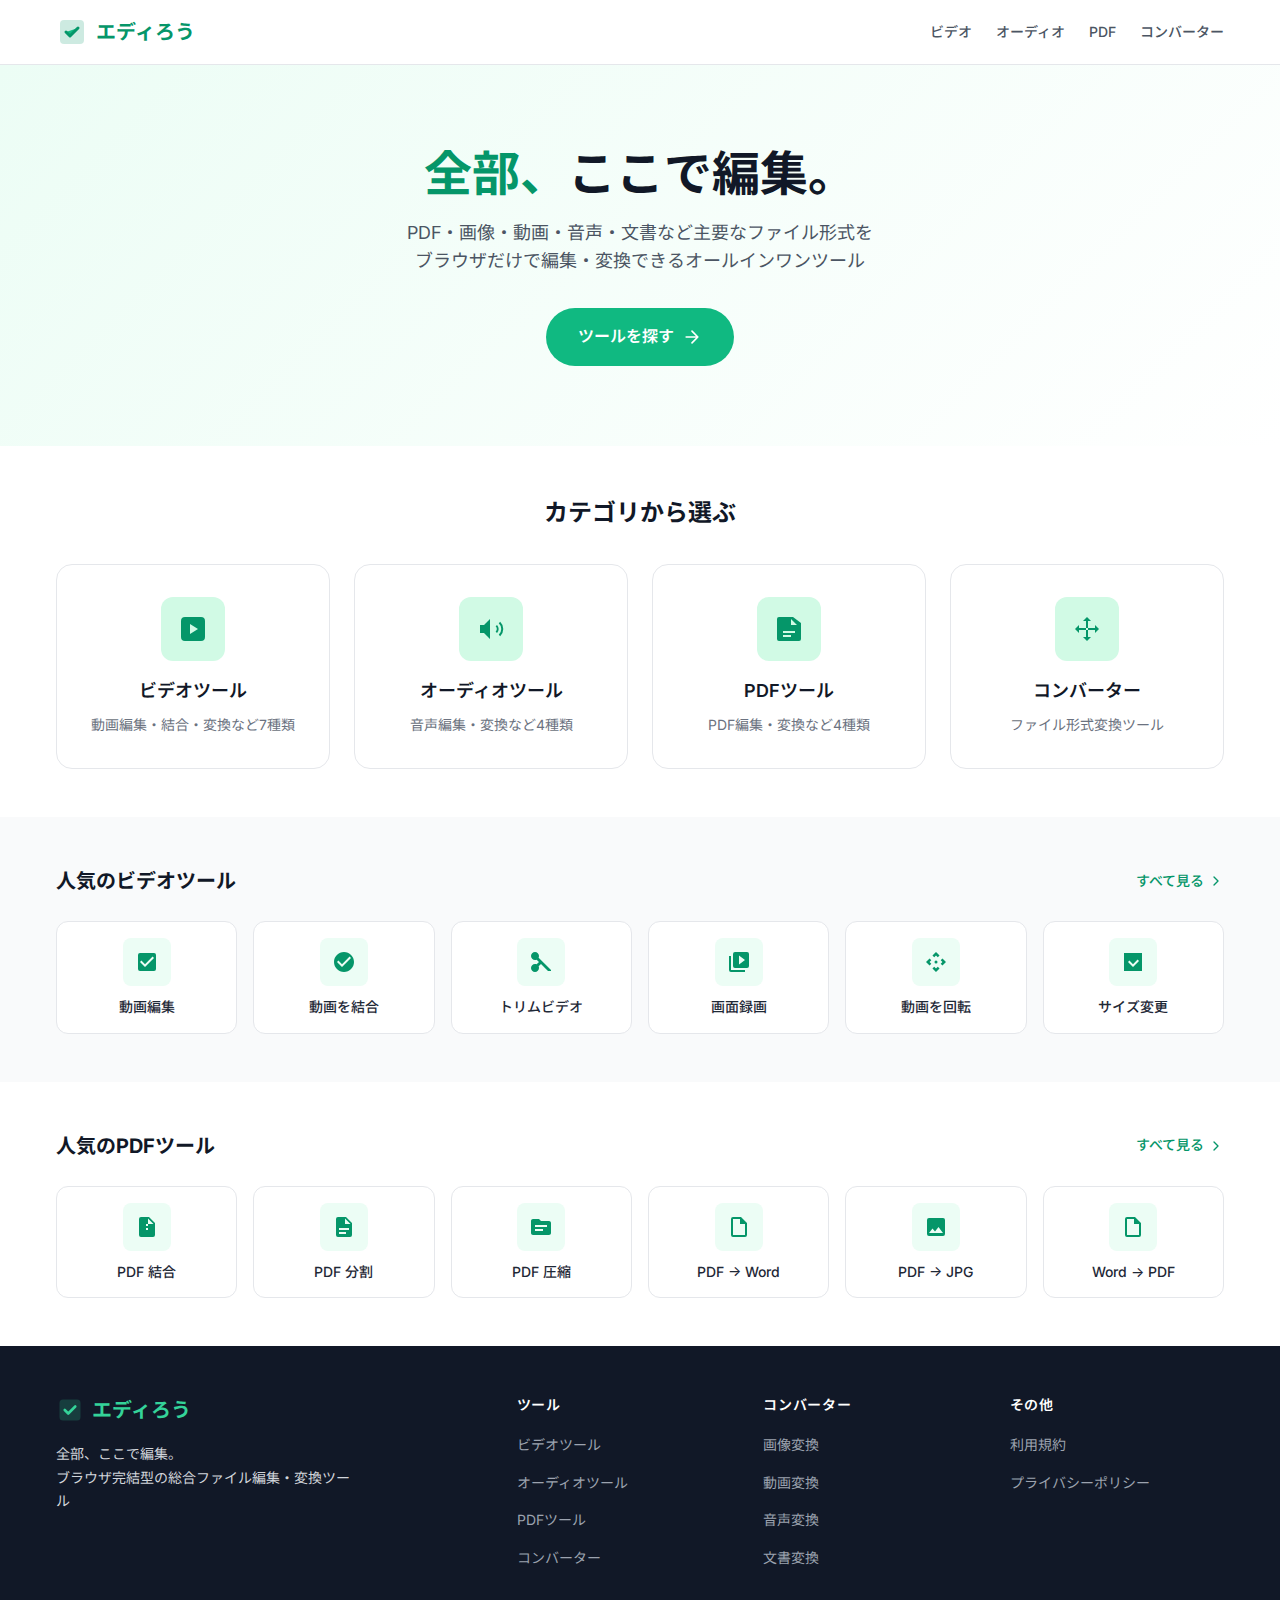
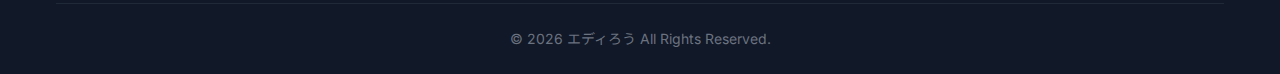
<file: index.html>
<!DOCTYPE html>
<html lang="ja">

<head>
  <meta charset="UTF-8">
  <meta name="viewport" content="width=device-width, initial-scale=1.0">
  <meta name="description" content="エディろう - 全部、ここで編集。ブラウザ完結型の総合ファイル編集・変換サイト。PDF・画像・動画・音声・文書を簡単に編集。">
  <title>エディろう - 全部、ここで編集。</title>
  <link rel="stylesheet" href="index.css">
</head>

<body>
  <!-- Header -->
  <header class="header">
    <div class="container header__inner">
      <a href="index.html" class="header__logo">
        <svg class="header__logo-icon" viewBox="0 0 32 32" fill="none" xmlns="http://www.w3.org/2000/svg">
          <rect x="4" y="4" width="24" height="24" rx="4" fill="currentColor" opacity="0.2" />
          <path d="M10 16L14 20L22 12" stroke="currentColor" stroke-width="3" stroke-linecap="round"
            stroke-linejoin="round" />
        </svg>
        エディろう
      </a>
      <nav class="header__nav">
        <ul class="header__nav-list">
          <li><a href="pages/video-tools.html" class="header__nav-link">ビデオ</a></li>
          <li><a href="pages/audio-tools.html" class="header__nav-link">オーディオ</a></li>
          <li><a href="pages/pdf-tools.html" class="header__nav-link">PDF</a></li>
          <li><a href="pages/converters.html" class="header__nav-link">コンバーター</a></li>
        </ul>
      </nav>
      <button class="header__menu-btn" id="menu-btn" aria-label="メニューを開く">
        <svg viewBox="0 0 24 24" fill="none" stroke="currentColor" stroke-width="2">
          <path d="M3 12h18M3 6h18M3 18h18" stroke-linecap="round" />
        </svg>
      </button>
    </div>
  </header>

  <!-- Mobile Menu -->
  <nav class="mobile-menu" id="mobile-menu">
    <ul class="mobile-menu__list">
      <li><a href="pages/video-tools.html" class="mobile-menu__link">ビデオツール</a></li>
      <li><a href="pages/audio-tools.html" class="mobile-menu__link">オーディオツール</a></li>
      <li><a href="pages/pdf-tools.html" class="mobile-menu__link">PDFツール</a></li>
      <li><a href="pages/converters.html" class="mobile-menu__link">コンバーター</a></li>
      <li><a href="pages/terms.html" class="mobile-menu__link">利用規約</a></li>
      <li><a href="pages/privacy.html" class="mobile-menu__link">プライバシーポリシー</a></li>
    </ul>
  </nav>

  <!-- Hero Section -->
  <section class="hero">
    <div class="container">
      <h1 class="hero__title">
        <span class="hero__title-accent">全部、</span>ここで編集。
      </h1>
      <p class="hero__description">
        PDF・画像・動画・音声・文書など主要なファイル形式を<br>ブラウザだけで編集・変換できるオールインワンツール
      </p>
      <a href="#categories" class="hero__cta">
        ツールを探す
        <svg width="20" height="20" viewBox="0 0 24 24" fill="none" stroke="currentColor" stroke-width="2">
          <path d="M5 12h14M12 5l7 7-7 7" stroke-linecap="round" stroke-linejoin="round" />
        </svg>
      </a>
    </div>
  </section>

  <!-- Categories -->
  <section class="categories" id="categories">
    <div class="container">
      <h2 class="categories__title">カテゴリから選ぶ</h2>
      <div class="categories__grid">
        <!-- Video -->
        <a href="pages/video-tools.html" class="category-card">
          <div class="category-card__icon">
            <svg viewBox="0 0 32 32" fill="currentColor">
              <path d="M4 8a4 4 0 014-4h16a4 4 0 014 4v16a4 4 0 01-4 4H8a4 4 0 01-4-4V8zm9 3v10l8-5-8-5z" />
            </svg>
          </div>
          <h3 class="category-card__title">ビデオツール</h3>
          <p class="category-card__description">動画編集・結合・変換など7種類</p>
        </a>
        <!-- Audio -->
        <a href="pages/audio-tools.html" class="category-card">
          <div class="category-card__icon">
            <svg viewBox="0 0 32 32" fill="currentColor">
              <path
                d="M5 12v8h4l6 6V6l-6 6H5zm17.07-.07a6 6 0 010 8.14l-1.42-1.42a4 4 0 000-5.3l1.42-1.42zM25.2 8.8a10 10 0 010 14.4l-1.42-1.42a8 8 0 000-11.56L25.2 8.8z" />
            </svg>
          </div>
          <h3 class="category-card__title">オーディオツール</h3>
          <p class="category-card__description">音声編集・変換など4種類</p>
        </a>
        <!-- PDF -->
        <a href="pages/pdf-tools.html" class="category-card">
          <div class="category-card__icon">
            <svg viewBox="0 0 32 32" fill="currentColor">
              <path
                d="M6 4a2 2 0 00-2 2v20a2 2 0 002 2h20a2 2 0 002-2V10l-8-6H6zm12 2l6 6h-6V6zM10 18h12v2H10v-2zm0 4h8v2h-8v-2z" />
            </svg>
          </div>
          <h3 class="category-card__title">PDFツール</h3>
          <p class="category-card__description">PDF編集・変換など4種類</p>
        </a>
        <!-- Converter -->
        <a href="pages/converters.html" class="category-card">
          <div class="category-card__icon">
            <svg viewBox="0 0 32 32" fill="currentColor">
              <path
                d="M16 4l-4 4h3v8h2V8h3l-4-4zM16 28l4-4h-3v-8h-2v8h-3l4 4zM4 16l4-4v3h8v2H8v3l-4-4zM28 16l-4 4v-3h-8v-2h8v-3l4 4z" />
            </svg>
          </div>
          <h3 class="category-card__title">コンバーター</h3>
          <p class="category-card__description">ファイル形式変換ツール</p>
        </a>
      </div>
    </div>
  </section>

  <!-- Popular Video Tools -->
  <section class="tools-section">
    <div class="container">
      <div class="tools-section__header">
        <h2 class="tools-section__title">人気のビデオツール</h2>
        <a href="pages/video-tools.html" class="tools-section__link">
          すべて見る
          <svg width="16" height="16" viewBox="0 0 24 24" fill="none" stroke="currentColor" stroke-width="2">
            <path d="M9 18l6-6-6-6" stroke-linecap="round" stroke-linejoin="round" />
          </svg>
        </a>
      </div>
      <div class="tools-grid">
        <a href="pages/tool-template.html" class="tool-card">
          <div class="tool-card__icon">
            <svg viewBox="0 0 24 24" fill="currentColor">
              <path
                d="M19 3H5a2 2 0 00-2 2v14a2 2 0 002 2h14a2 2 0 002-2V5a2 2 0 00-2-2zm-9 14l-5-5 1.41-1.41L10 14.17l7.59-7.59L19 8l-9 9z" />
            </svg>
          </div>
          <span class="tool-card__title">動画編集</span>
        </a>
        <a href="pages/tool-template.html" class="tool-card">
          <div class="tool-card__icon">
            <svg viewBox="0 0 24 24" fill="currentColor">
              <path
                d="M12 2C6.48 2 2 6.48 2 12s4.48 10 10 10 10-4.48 10-10S17.52 2 12 2zm-2 15l-5-5 1.41-1.41L10 14.17l7.59-7.59L19 8l-9 9z" />
            </svg>
          </div>
          <span class="tool-card__title">動画を結合</span>
        </a>
        <a href="pages/tool-template.html" class="tool-card">
          <div class="tool-card__icon">
            <svg viewBox="0 0 24 24" fill="currentColor">
              <path
                d="M9.64 7.64c.23-.5.36-1.05.36-1.64 0-2.21-1.79-4-4-4S2 3.79 2 6s1.79 4 4 4c.59 0 1.14-.13 1.64-.36L10 12l-2.36 2.36C7.14 14.13 6.59 14 6 14c-2.21 0-4 1.79-4 4s1.79 4 4 4 4-1.79 4-4c0-.59-.13-1.14-.36-1.64L12 14l7 7h3v-1L9.64 7.64z" />
            </svg>
          </div>
          <span class="tool-card__title">トリムビデオ</span>
        </a>
        <a href="pages/tool-template.html" class="tool-card">
          <div class="tool-card__icon">
            <svg viewBox="0 0 24 24" fill="currentColor">
              <path
                d="M4 6H2v14a2 2 0 002 2h14v-2H4V6zm16-4H8a2 2 0 00-2 2v12a2 2 0 002 2h12a2 2 0 002-2V4a2 2 0 00-2-2zm-8 12.5v-9l6 4.5-6 4.5z" />
            </svg>
          </div>
          <span class="tool-card__title">画面録画</span>
        </a>
        <a href="pages/tool-template.html" class="tool-card">
          <div class="tool-card__icon">
            <svg viewBox="0 0 24 24" fill="currentColor">
              <path
                d="M15.54 5.54L13.77 7.3 12 5.54 10.23 7.3 8.46 5.54 12 2l3.54 3.54zM5.54 8.46l1.76 1.77L5.54 12l1.76 1.77-1.76 1.77L2 12l3.54-3.54zm12.92 0L22 12l-3.54 3.54-1.76-1.77L18.46 12l-1.76-1.77 1.76-1.77zM12 22l-3.54-3.54 1.77-1.76L12 18.46l1.77-1.76 1.77 1.76L12 22zm0-8.5a1.5 1.5 0 100-3 1.5 1.5 0 000 3z" />
            </svg>
          </div>
          <span class="tool-card__title">動画を回転</span>
        </a>
        <a href="pages/tool-template.html" class="tool-card">
          <div class="tool-card__icon">
            <svg viewBox="0 0 24 24" fill="currentColor">
              <path d="M21 3H3v18h18V3zm-9 14l-5-5 1.41-1.41L12 14.17l4.59-4.58L18 11l-6 6z" />
            </svg>
          </div>
          <span class="tool-card__title">サイズ変更</span>
        </a>
      </div>
    </div>
  </section>

  <!-- Popular PDF Tools -->
  <section class="tools-section" style="background: white;">
    <div class="container">
      <div class="tools-section__header">
        <h2 class="tools-section__title">人気のPDFツール</h2>
        <a href="pages/pdf-tools.html" class="tools-section__link">
          すべて見る
          <svg width="16" height="16" viewBox="0 0 24 24" fill="none" stroke="currentColor" stroke-width="2">
            <path d="M9 18l6-6-6-6" stroke-linecap="round" stroke-linejoin="round" />
          </svg>
        </a>
      </div>
      <div class="tools-grid">
        <a href="pages/tool-template.html" class="tool-card">
          <div class="tool-card__icon">
            <svg viewBox="0 0 24 24" fill="currentColor">
              <path
                d="M14 2H6a2 2 0 00-2 2v16a2 2 0 002 2h12a2 2 0 002-2V8l-6-6zm-1 9h-2V9h2v2zm0 4h-2v-2h2v2zM13 9V3.5L18.5 9H13z" />
            </svg>
          </div>
          <span class="tool-card__title">PDF 結合</span>
        </a>
        <a href="pages/tool-template.html" class="tool-card">
          <div class="tool-card__icon">
            <svg viewBox="0 0 24 24" fill="currentColor">
              <path
                d="M14 2H6a2 2 0 00-2 2v16a2 2 0 002 2h12a2 2 0 002-2V8l-6-6zm-1 9V3.5L18.5 9H13zm-6 2h10v2H7v-2zm0 4h7v2H7v-2z" />
            </svg>
          </div>
          <span class="tool-card__title">PDF 分割</span>
        </a>
        <a href="pages/tool-template.html" class="tool-card">
          <div class="tool-card__icon">
            <svg viewBox="0 0 24 24" fill="currentColor">
              <path
                d="M20 6h-8l-2-2H4c-1.1 0-1.99.9-1.99 2L2 18c0 1.1.9 2 2 2h16c1.1 0 2-.9 2-2V8c0-1.1-.9-2-2-2zm-6 10H6v-2h8v2zm4-4H6v-2h12v2z" />
            </svg>
          </div>
          <span class="tool-card__title">PDF 圧縮</span>
        </a>
        <a href="pages/tool-template.html" class="tool-card">
          <div class="tool-card__icon">
            <svg viewBox="0 0 24 24" fill="currentColor">
              <path d="M14 2H6a2 2 0 00-2 2v16a2 2 0 002 2h12a2 2 0 002-2V8l-6-6zM6 20V4h7v5h5v11H6z" />
            </svg>
          </div>
          <span class="tool-card__title">PDF → Word</span>
        </a>
        <a href="pages/tool-template.html" class="tool-card">
          <div class="tool-card__icon">
            <svg viewBox="0 0 24 24" fill="currentColor">
              <path
                d="M21 19V5a2 2 0 00-2-2H5a2 2 0 00-2 2v14a2 2 0 002 2h14a2 2 0 002-2zM8.5 13.5l2.5 3 3.5-4.5 4.5 6H5l3.5-4.5z" />
            </svg>
          </div>
          <span class="tool-card__title">PDF → JPG</span>
        </a>
        <a href="pages/tool-template.html" class="tool-card">
          <div class="tool-card__icon">
            <svg viewBox="0 0 24 24" fill="currentColor">
              <path d="M14 2H6a2 2 0 00-2 2v16a2 2 0 002 2h12a2 2 0 002-2V8l-6-6zm4 18H6V4h7v5h5v11z" />
            </svg>
          </div>
          <span class="tool-card__title">Word → PDF</span>
        </a>
      </div>
    </div>
  </section>

  <!-- Footer -->
  <footer class="footer">
    <div class="container">
      <div class="footer__grid">
        <div class="footer__brand">
          <div class="footer__logo">
            <svg viewBox="0 0 32 32" fill="currentColor">
              <rect x="4" y="4" width="24" height="24" rx="4" opacity="0.2" />
              <path d="M10 16L14 20L22 12" stroke="currentColor" stroke-width="3" stroke-linecap="round"
                stroke-linejoin="round" fill="none" />
            </svg>
            エディろう
          </div>
          <p class="footer__description">
            全部、ここで編集。<br>
            ブラウザ完結型の総合ファイル編集・変換ツール
          </p>
        </div>
        <div>
          <h4 class="footer__title">ツール</h4>
          <ul class="footer__list">
            <li><a href="pages/video-tools.html" class="footer__link">ビデオツール</a></li>
            <li><a href="pages/audio-tools.html" class="footer__link">オーディオツール</a></li>
            <li><a href="pages/pdf-tools.html" class="footer__link">PDFツール</a></li>
            <li><a href="pages/converters.html" class="footer__link">コンバーター</a></li>
          </ul>
        </div>
        <div>
          <h4 class="footer__title">コンバーター</h4>
          <ul class="footer__list">
            <li><a href="pages/converters.html" class="footer__link">画像変換</a></li>
            <li><a href="pages/converters.html" class="footer__link">動画変換</a></li>
            <li><a href="pages/converters.html" class="footer__link">音声変換</a></li>
            <li><a href="pages/converters.html" class="footer__link">文書変換</a></li>
          </ul>
        </div>
        <div>
          <h4 class="footer__title">その他</h4>
          <ul class="footer__list">
            <li><a href="pages/terms.html" class="footer__link">利用規約</a></li>
            <li><a href="pages/privacy.html" class="footer__link">プライバシーポリシー</a></li>
          </ul>
        </div>
      </div>
      <div class="footer__bottom">
        <p>&copy; 2026 エディろう All Rights Reserved.</p>
      </div>
    </div>
  </footer>

  <script src="index.js"></script>
</body>

</html>
</file>
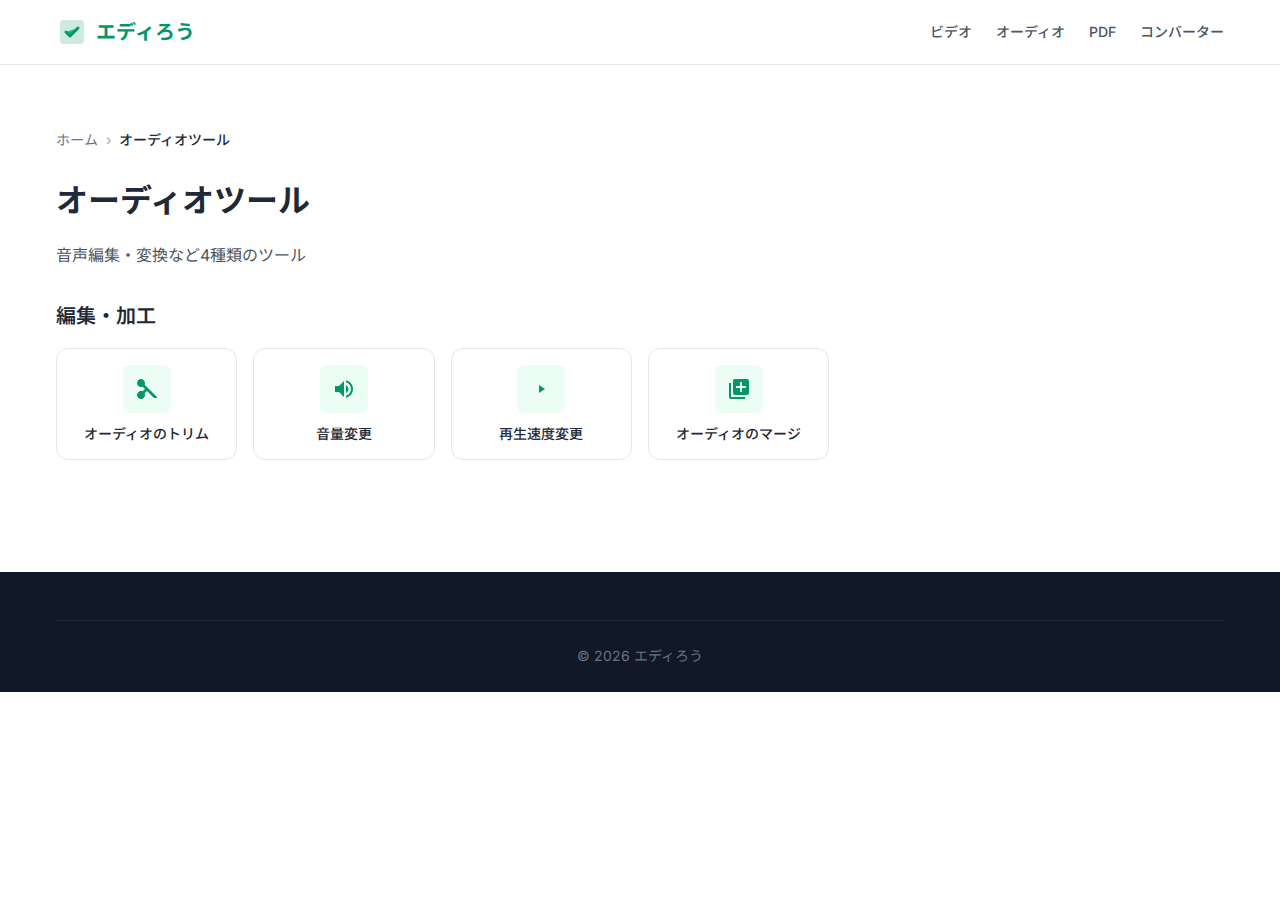
<file: pages/audio-tools.html>
<!DOCTYPE html>
<html lang="ja">

<head>
    <meta charset="UTF-8">
    <meta name="viewport" content="width=device-width, initial-scale=1.0">
    <meta name="description" content="オーディオツール一覧 - エディろう">
    <title>オーディオツール - エディろう</title>
    <link rel="stylesheet" href="../index.css">
</head>

<body>
    <header class="header">
        <div class="container header__inner">
            <a href="../index.html" class="header__logo">
                <svg class="header__logo-icon" viewBox="0 0 32 32">
                    <rect x="4" y="4" width="24" height="24" rx="4" fill="currentColor" opacity="0.2" />
                    <path d="M10 16L14 20L22 12" stroke="currentColor" stroke-width="3" stroke-linecap="round"
                        stroke-linejoin="round" />
                </svg>
                エディろう
            </a>
            <nav class="header__nav">
                <ul class="header__nav-list">
                    <li><a href="video-tools.html" class="header__nav-link">ビデオ</a></li>
                    <li><a href="audio-tools.html" class="header__nav-link">オーディオ</a></li>
                    <li><a href="pdf-tools.html" class="header__nav-link">PDF</a></li>
                    <li><a href="converters.html" class="header__nav-link">コンバーター</a></li>
                </ul>
            </nav>
            <button class="header__menu-btn" id="menu-btn" aria-label="メニュー"><svg viewBox="0 0 24 24" fill="none"
                    stroke="currentColor" stroke-width="2">
                    <path d="M3 12h18M3 6h18M3 18h18" stroke-linecap="round" />
                </svg></button>
        </div>
    </header>
    <nav class="mobile-menu" id="mobile-menu">
        <ul class="mobile-menu__list">
            <li><a href="video-tools.html" class="mobile-menu__link">ビデオツール</a></li>
            <li><a href="audio-tools.html" class="mobile-menu__link">オーディオツール</a></li>
            <li><a href="pdf-tools.html" class="mobile-menu__link">PDFツール</a></li>
            <li><a href="converters.html" class="mobile-menu__link">コンバーター</a></li>
        </ul>
    </nav>
    <main class="section">
        <div class="container">
            <nav class="breadcrumb"><a href="../index.html" class="breadcrumb__link">ホーム</a><span
                    class="breadcrumb__separator">›</span><span class="breadcrumb__current">オーディオツール</span></nav>
            <h1 style="font-size:2rem;margin-bottom:1rem;">オーディオツール</h1>
            <p style="color:var(--color-gray-600);margin-bottom:2rem;">音声編集・変換など4種類のツール</p>

            <section style="margin-bottom:3rem;">
                <h2 style="font-size:1.25rem;font-weight:600;margin-bottom:1rem;">編集・加工</h2>
                <div class="tools-grid">
                    <a href="tool.html?tool=audio-trim" class="tool-card">
                        <div class="tool-card__icon"><svg viewBox="0 0 24 24" fill="currentColor">
                                <path
                                    d="M9.64 7.64c.23-.5.36-1.05.36-1.64 0-2.21-1.79-4-4-4S2 3.79 2 6s1.79 4 4 4c.59 0 1.14-.13 1.64-.36L10 12l-2.36 2.36C7.14 14.13 6.59 14 6 14c-2.21 0-4 1.79-4 4s1.79 4 4 4 4-1.79 4-4c0-.59-.13-1.14-.36-1.64L12 14l7 7h3v-1L9.64 7.64z" />
                            </svg></div><span class="tool-card__title">オーディオのトリム</span>
                    </a>
                    <a href="tool.html?tool=audio-volume" class="tool-card">
                        <div class="tool-card__icon"><svg viewBox="0 0 24 24" fill="currentColor">
                                <path
                                    d="M3 9v6h4l5 5V4L7 9H3zm13.5 3A4.5 4.5 0 0014 7.97v8.05c1.48-.73 2.5-2.25 2.5-4.02zM14 3.23v2.06c2.89.86 5 3.54 5 6.71s-2.11 5.85-5 6.71v2.06c4.01-.91 7-4.49 7-8.77s-2.99-7.86-7-8.77z" />
                            </svg></div><span class="tool-card__title">音量変更</span>
                    </a>
                    <a href="tool.html?tool=audio-speed" class="tool-card">
                        <div class="tool-card__icon"><svg viewBox="0 0 24 24" fill="currentColor">
                                <path d="M10 8v8l6-4-6-4z" />
                            </svg></div><span class="tool-card__title">再生速度変更</span>
                    </a>
                    <a href="tool.html?tool=audio-merge" class="tool-card">
                        <div class="tool-card__icon"><svg viewBox="0 0 24 24" fill="currentColor">
                                <path
                                    d="M4 6H2v14a2 2 0 002 2h14v-2H4V6zm16-4H8a2 2 0 00-2 2v12a2 2 0 002 2h12a2 2 0 002-2V4a2 2 0 00-2-2zm-1 9h-4v4h-2v-4H9V9h4V5h2v4h4v2z" />
                            </svg></div><span class="tool-card__title">オーディオのマージ</span>
                    </a>
                </div>
            </section>
        </div>
    </main>
    <footer class="footer">
        <div class="container">
            <div class="footer__bottom">
                <p>&copy; 2026 エディろう</p>
            </div>
        </div>
    </footer>
    <script src="../index.js"></script>
</body>

</html>
</file>
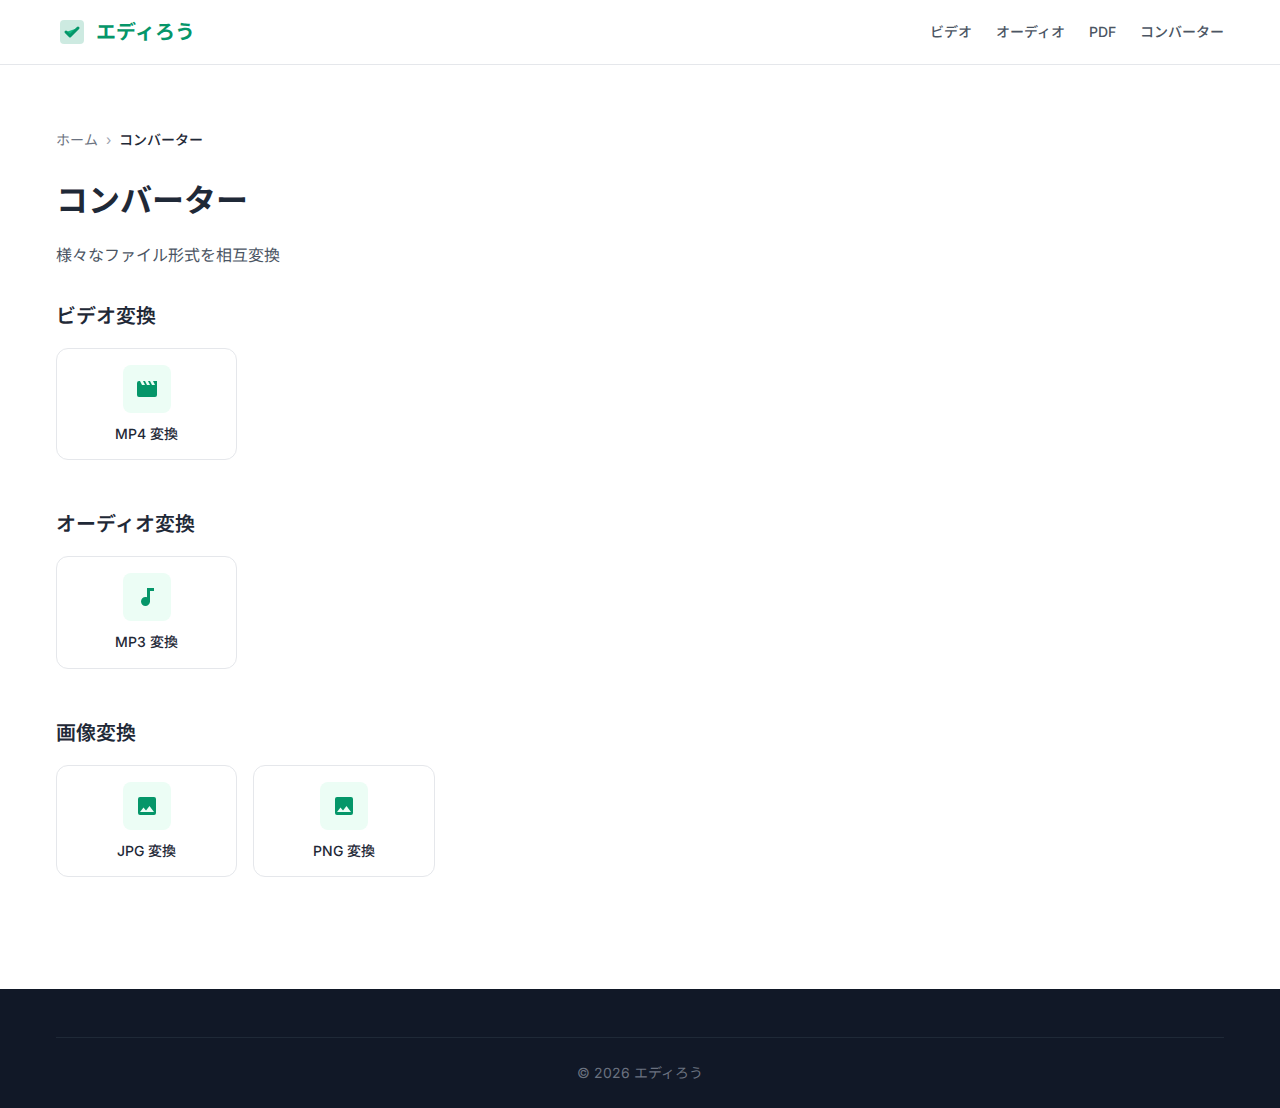
<file: pages/converters.html>
<!DOCTYPE html>
<html lang="ja">

<head>
    <meta charset="UTF-8">
    <meta name="viewport" content="width=device-width, initial-scale=1.0">
    <meta name="description" content="コンバーター一覧 - エディろう">
    <title>コンバーター - エディろう</title>
    <link rel="stylesheet" href="../index.css">
</head>

<body>
    <header class="header">
        <div class="container header__inner">
            <a href="../index.html" class="header__logo">
                <svg class="header__logo-icon" viewBox="0 0 32 32">
                    <rect x="4" y="4" width="24" height="24" rx="4" fill="currentColor" opacity="0.2" />
                    <path d="M10 16L14 20L22 12" stroke="currentColor" stroke-width="3" stroke-linecap="round"
                        stroke-linejoin="round" />
                </svg>
                エディろう
            </a>
            <nav class="header__nav">
                <ul class="header__nav-list">
                    <li><a href="video-tools.html" class="header__nav-link">ビデオ</a></li>
                    <li><a href="audio-tools.html" class="header__nav-link">オーディオ</a></li>
                    <li><a href="pdf-tools.html" class="header__nav-link">PDF</a></li>
                    <li><a href="converters.html" class="header__nav-link">コンバーター</a></li>
                </ul>
            </nav>
            <button class="header__menu-btn" id="menu-btn" aria-label="メニュー"><svg viewBox="0 0 24 24" fill="none"
                    stroke="currentColor" stroke-width="2">
                    <path d="M3 12h18M3 6h18M3 18h18" stroke-linecap="round" />
                </svg></button>
        </div>
    </header>
    <nav class="mobile-menu" id="mobile-menu">
        <ul class="mobile-menu__list">
            <li><a href="video-tools.html" class="mobile-menu__link">ビデオツール</a></li>
            <li><a href="audio-tools.html" class="mobile-menu__link">オーディオツール</a></li>
            <li><a href="pdf-tools.html" class="mobile-menu__link">PDFツール</a></li>
            <li><a href="converters.html" class="mobile-menu__link">コンバーター</a></li>
        </ul>
    </nav>
    <main class="section">
        <div class="container">
            <nav class="breadcrumb"><a href="../index.html" class="breadcrumb__link">ホーム</a><span
                    class="breadcrumb__separator">›</span><span class="breadcrumb__current">コンバーター</span></nav>
            <h1 style="font-size:2rem;margin-bottom:1rem;">コンバーター</h1>
            <p style="color:var(--color-gray-600);margin-bottom:2rem;">様々なファイル形式を相互変換</p>

            <section style="margin-bottom:3rem;">
                <h2 style="font-size:1.25rem;font-weight:600;margin-bottom:1rem;">ビデオ変換</h2>
                <div class="tools-grid">
                    <a href="tool.html?tool=convert-mp4" class="tool-card">
                        <div class="tool-card__icon"><svg viewBox="0 0 24 24" fill="currentColor">
                                <path
                                    d="M18 4l2 4h-3l-2-4h-2l2 4h-3l-2-4H8l2 4H7L5 4H4a2 2 0 00-2 2v12a2 2 0 002 2h16a2 2 0 002-2V4h-4z" />
                            </svg></div><span class="tool-card__title">MP4 変換</span>
                    </a>
                </div>
            </section>

            <section style="margin-bottom:3rem;">
                <h2 style="font-size:1.25rem;font-weight:600;margin-bottom:1rem;">オーディオ変換</h2>
                <div class="tools-grid">
                    <a href="tool.html?tool=convert-mp3" class="tool-card">
                        <div class="tool-card__icon"><svg viewBox="0 0 24 24" fill="currentColor">
                                <path
                                    d="M12 3v9.28c-.47-.17-.97-.28-1.5-.28C8.01 12 6 14.01 6 16.5S8.01 21 10.5 21c2.31 0 4.2-1.75 4.45-4H15V6h4V3h-7z" />
                            </svg></div><span class="tool-card__title">MP3 変換</span>
                    </a>
                </div>
            </section>

            <section style="margin-bottom:3rem;">
                <h2 style="font-size:1.25rem;font-weight:600;margin-bottom:1rem;">画像変換</h2>
                <div class="tools-grid">
                    <a href="tool.html?tool=convert-jpg" class="tool-card">
                        <div class="tool-card__icon"><svg viewBox="0 0 24 24" fill="currentColor">
                                <path
                                    d="M21 19V5a2 2 0 00-2-2H5a2 2 0 00-2 2v14a2 2 0 002 2h14a2 2 0 002-2zM8.5 13.5l2.5 3 3.5-4.5 4.5 6H5l3.5-4.5z" />
                            </svg></div><span class="tool-card__title">JPG 変換</span>
                    </a>
                    <a href="tool.html?tool=convert-png" class="tool-card">
                        <div class="tool-card__icon"><svg viewBox="0 0 24 24" fill="currentColor">
                                <path
                                    d="M21 19V5a2 2 0 00-2-2H5a2 2 0 00-2 2v14a2 2 0 002 2h14a2 2 0 002-2zM8.5 13.5l2.5 3 3.5-4.5 4.5 6H5l3.5-4.5z" />
                            </svg></div><span class="tool-card__title">PNG 変換</span>
                    </a>
                </div>
            </section>
        </div>
    </main>
    <footer class="footer">
        <div class="container">
            <div class="footer__bottom">
                <p>&copy; 2026 エディろう</p>
            </div>
        </div>
    </footer>
    <script src="../index.js"></script>
</body>

</html>
</file>
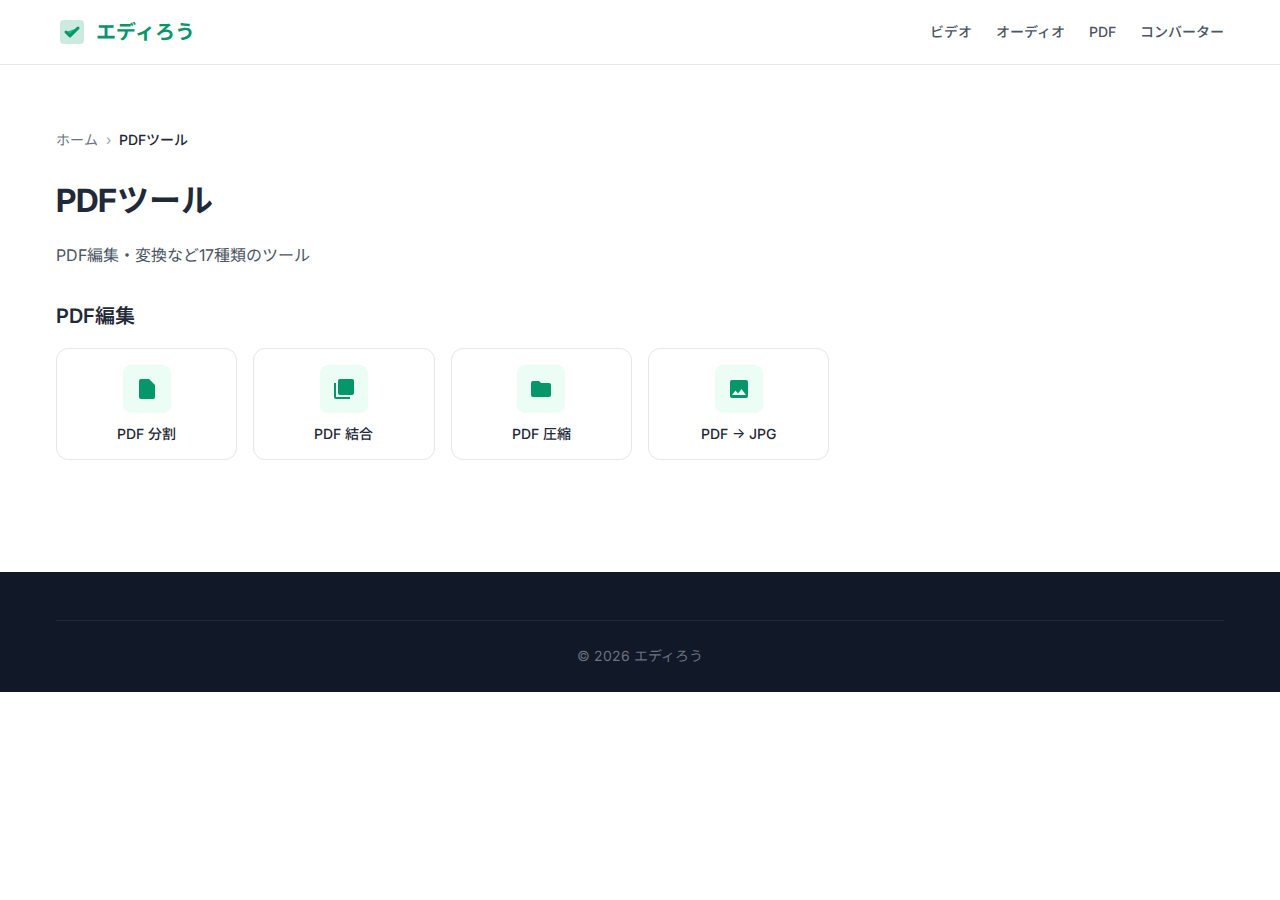
<file: pages/pdf-tools.html>
<!DOCTYPE html>
<html lang="ja">

<head>
    <meta charset="UTF-8">
    <meta name="viewport" content="width=device-width, initial-scale=1.0">
    <meta name="description" content="PDFツール一覧 - エディろう">
    <title>PDFツール - エディろう</title>
    <link rel="stylesheet" href="../index.css">
</head>

<body>
    <header class="header">
        <div class="container header__inner">
            <a href="../index.html" class="header__logo">
                <svg class="header__logo-icon" viewBox="0 0 32 32">
                    <rect x="4" y="4" width="24" height="24" rx="4" fill="currentColor" opacity="0.2" />
                    <path d="M10 16L14 20L22 12" stroke="currentColor" stroke-width="3" stroke-linecap="round"
                        stroke-linejoin="round" />
                </svg>
                エディろう
            </a>
            <nav class="header__nav">
                <ul class="header__nav-list">
                    <li><a href="video-tools.html" class="header__nav-link">ビデオ</a></li>
                    <li><a href="audio-tools.html" class="header__nav-link">オーディオ</a></li>
                    <li><a href="pdf-tools.html" class="header__nav-link">PDF</a></li>
                    <li><a href="converters.html" class="header__nav-link">コンバーター</a></li>
                </ul>
            </nav>
            <button class="header__menu-btn" id="menu-btn" aria-label="メニュー"><svg viewBox="0 0 24 24" fill="none"
                    stroke="currentColor" stroke-width="2">
                    <path d="M3 12h18M3 6h18M3 18h18" stroke-linecap="round" />
                </svg></button>
        </div>
    </header>
    <nav class="mobile-menu" id="mobile-menu">
        <ul class="mobile-menu__list">
            <li><a href="video-tools.html" class="mobile-menu__link">ビデオツール</a></li>
            <li><a href="audio-tools.html" class="mobile-menu__link">オーディオツール</a></li>
            <li><a href="pdf-tools.html" class="mobile-menu__link">PDFツール</a></li>
            <li><a href="converters.html" class="mobile-menu__link">コンバーター</a></li>
        </ul>
    </nav>
    <main class="section">
        <div class="container">
            <nav class="breadcrumb"><a href="../index.html" class="breadcrumb__link">ホーム</a><span
                    class="breadcrumb__separator">›</span><span class="breadcrumb__current">PDFツール</span></nav>
            <h1 style="font-size:2rem;margin-bottom:1rem;">PDFツール</h1>
            <p style="color:var(--color-gray-600);margin-bottom:2rem;">PDF編集・変換など17種類のツール</p>

            <section style="margin-bottom:3rem;">
                <h2 style="font-size:1.25rem;font-weight:600;margin-bottom:1rem;">PDF編集</h2>
                <div class="tools-grid">
                    <a href="tool.html?tool=pdf-split" class="tool-card">
                        <div class="tool-card__icon"><svg viewBox="0 0 24 24" fill="currentColor">
                                <path d="M14 2H6a2 2 0 00-2 2v16a2 2 0 002 2h12a2 2 0 002-2V8l-6-6z" />
                            </svg></div><span class="tool-card__title">PDF 分割</span>
                    </a>
                    <a href="tool.html?tool=pdf-merge" class="tool-card">
                        <div class="tool-card__icon"><svg viewBox="0 0 24 24" fill="currentColor">
                                <path
                                    d="M4 6H2v14a2 2 0 002 2h14v-2H4V6zm16-4H8a2 2 0 00-2 2v12a2 2 0 002 2h12a2 2 0 002-2V4a2 2 0 00-2-2z" />
                            </svg></div><span class="tool-card__title">PDF 結合</span>
                    </a>
                    <a href="tool.html?tool=pdf-compress" class="tool-card">
                        <div class="tool-card__icon"><svg viewBox="0 0 24 24" fill="currentColor">
                                <path d="M20 6h-8l-2-2H4a2 2 0 00-2 2v12a2 2 0 002 2h16a2 2 0 002-2V8a2 2 0 00-2-2z" />
                            </svg></div><span class="tool-card__title">PDF 圧縮</span>
                    </a>
                    <a href="tool.html?tool=pdf-to-jpg" class="tool-card">
                        <div class="tool-card__icon"><svg viewBox="0 0 24 24" fill="currentColor">
                                <path
                                    d="M21 19V5a2 2 0 00-2-2H5a2 2 0 00-2 2v14a2 2 0 002 2h14a2 2 0 002-2zM8.5 13.5l2.5 3 3.5-4.5 4.5 6H5l3.5-4.5z" />
                            </svg></div><span class="tool-card__title">PDF → JPG</span>
                    </a>
                </div>
            </section>
        </div>
    </main>
    <footer class="footer">
        <div class="container">
            <div class="footer__bottom">
                <p>&copy; 2026 エディろう</p>
            </div>
        </div>
    </footer>
    <script src="../index.js"></script>
</body>

</html>
</file>
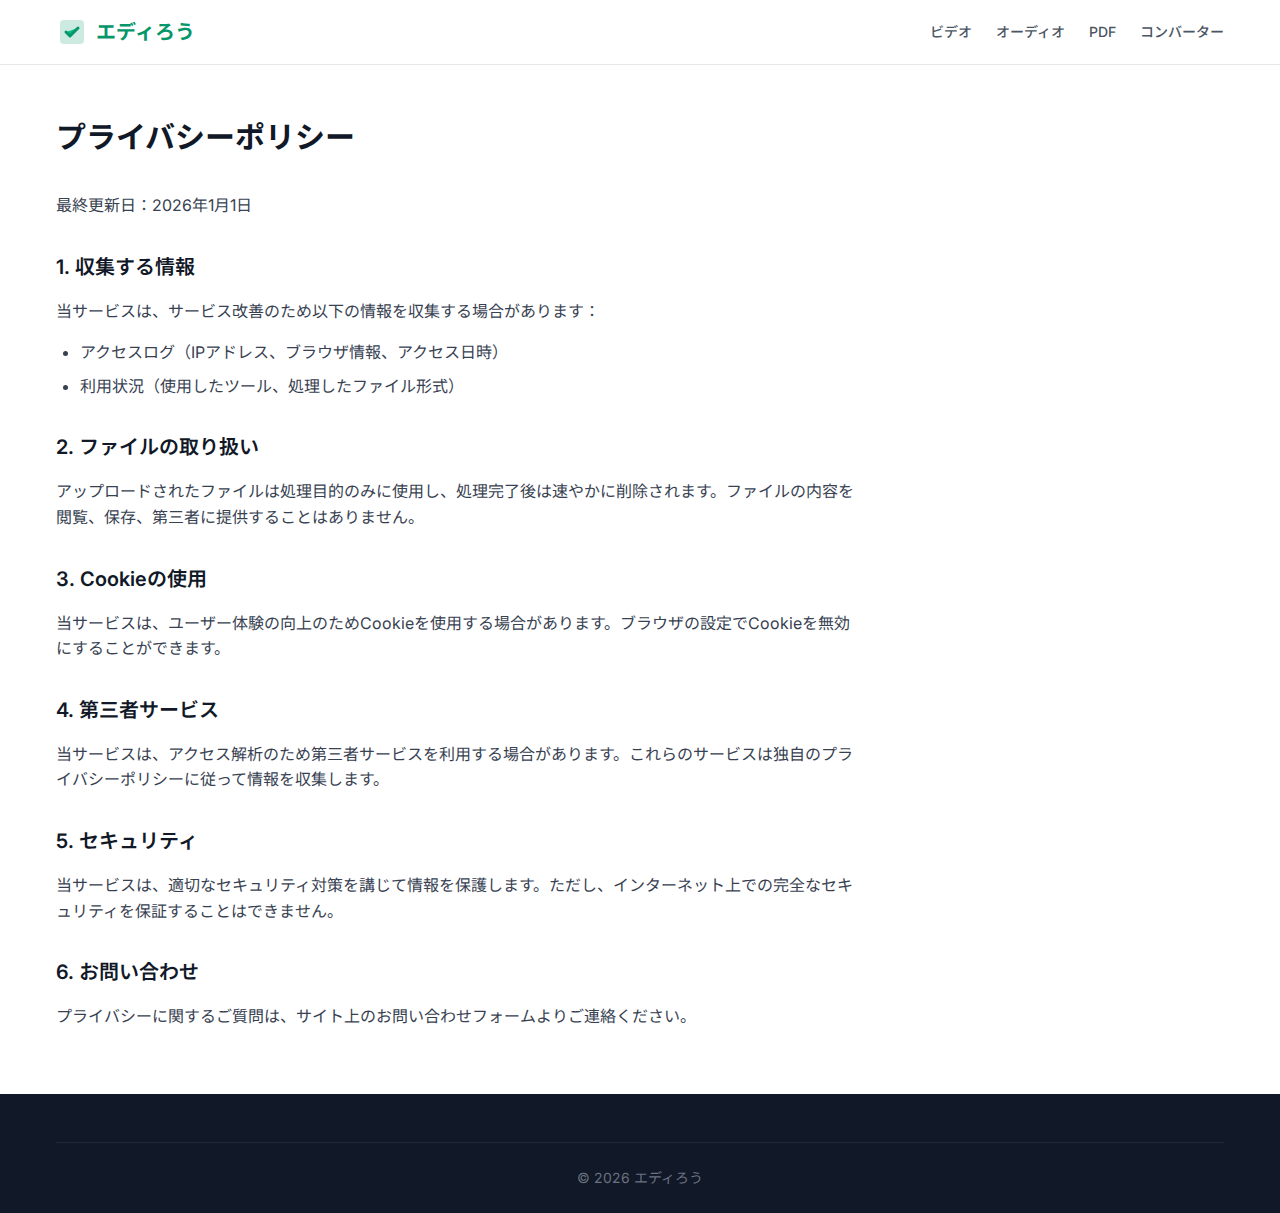
<file: pages/privacy.html>
<!DOCTYPE html>
<html lang="ja">

<head>
    <meta charset="UTF-8">
    <meta name="viewport" content="width=device-width, initial-scale=1.0">
    <meta name="description" content="エディろう プライバシーポリシー">
    <title>プライバシーポリシー - エディろう</title>
    <link rel="stylesheet" href="../index.css">
</head>

<body>
    <header class="header">
        <div class="container header__inner">
            <a href="../index.html" class="header__logo">
                <svg class="header__logo-icon" viewBox="0 0 32 32">
                    <rect x="4" y="4" width="24" height="24" rx="4" fill="currentColor" opacity="0.2" />
                    <path d="M10 16L14 20L22 12" stroke="currentColor" stroke-width="3" stroke-linecap="round"
                        stroke-linejoin="round" />
                </svg>
                エディろう
            </a>
            <nav class="header__nav">
                <ul class="header__nav-list">
                    <li><a href="video-tools.html" class="header__nav-link">ビデオ</a></li>
                    <li><a href="audio-tools.html" class="header__nav-link">オーディオ</a></li>
                    <li><a href="pdf-tools.html" class="header__nav-link">PDF</a></li>
                    <li><a href="converters.html" class="header__nav-link">コンバーター</a></li>
                </ul>
            </nav>
            <button class="header__menu-btn" id="menu-btn" aria-label="メニュー"><svg viewBox="0 0 24 24" fill="none"
                    stroke="currentColor" stroke-width="2">
                    <path d="M3 12h18M3 6h18M3 18h18" stroke-linecap="round" />
                </svg></button>
        </div>
    </header>
    <nav class="mobile-menu" id="mobile-menu">
        <ul class="mobile-menu__list">
            <li><a href="video-tools.html" class="mobile-menu__link">ビデオツール</a></li>
            <li><a href="audio-tools.html" class="mobile-menu__link">オーディオツール</a></li>
            <li><a href="pdf-tools.html" class="mobile-menu__link">PDFツール</a></li>
            <li><a href="converters.html" class="mobile-menu__link">コンバーター</a></li>
        </ul>
    </nav>
    <main class="legal-page">
        <div class="container">
            <h1 class="legal-page__title">プライバシーポリシー</h1>
            <div class="legal-page__content">
                <p>最終更新日：2026年1月1日</p>

                <h2>1. 収集する情報</h2>
                <p>当サービスは、サービス改善のため以下の情報を収集する場合があります：</p>
                <ul>
                    <li>アクセスログ（IPアドレス、ブラウザ情報、アクセス日時）</li>
                    <li>利用状況（使用したツール、処理したファイル形式）</li>
                </ul>

                <h2>2. ファイルの取り扱い</h2>
                <p>アップロードされたファイルは処理目的のみに使用し、処理完了後は速やかに削除されます。ファイルの内容を閲覧、保存、第三者に提供することはありません。</p>

                <h2>3. Cookieの使用</h2>
                <p>当サービスは、ユーザー体験の向上のためCookieを使用する場合があります。ブラウザの設定でCookieを無効にすることができます。</p>

                <h2>4. 第三者サービス</h2>
                <p>当サービスは、アクセス解析のため第三者サービスを利用する場合があります。これらのサービスは独自のプライバシーポリシーに従って情報を収集します。</p>

                <h2>5. セキュリティ</h2>
                <p>当サービスは、適切なセキュリティ対策を講じて情報を保護します。ただし、インターネット上での完全なセキュリティを保証することはできません。</p>

                <h2>6. お問い合わせ</h2>
                <p>プライバシーに関するご質問は、サイト上のお問い合わせフォームよりご連絡ください。</p>
            </div>
        </div>
    </main>
    <footer class="footer">
        <div class="container">
            <div class="footer__bottom">
                <p>&copy; 2026 エディろう</p>
            </div>
        </div>
    </footer>
    <script src="../index.js"></script>
</body>

</html>
</file>
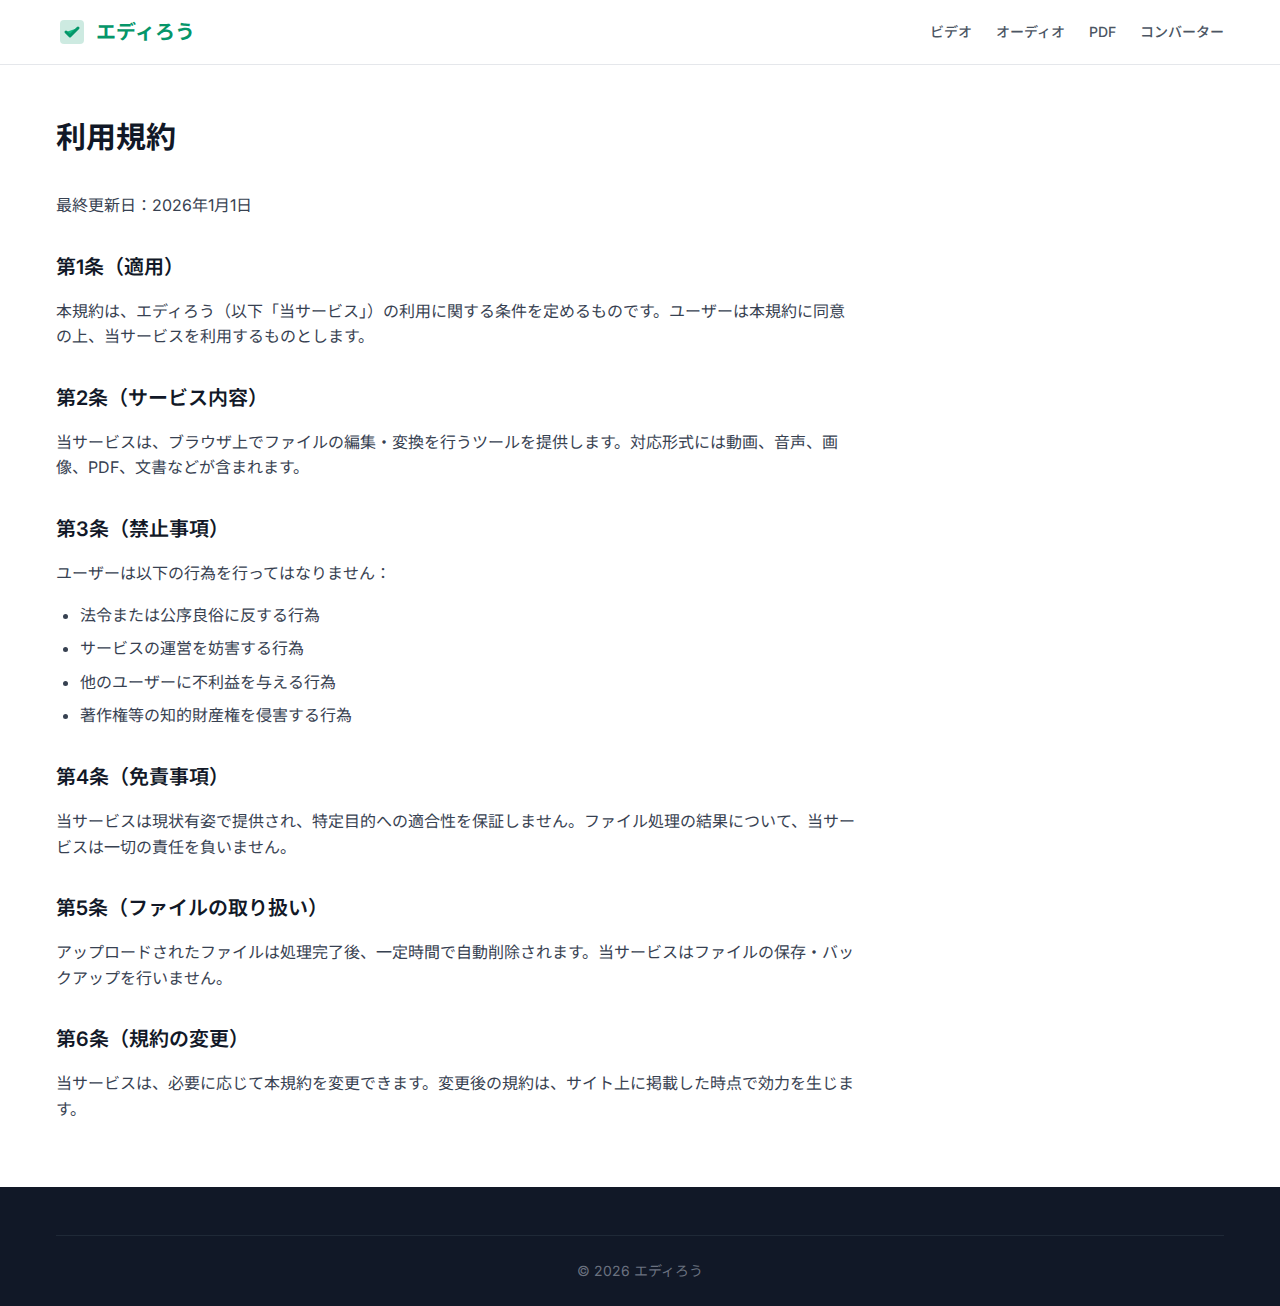
<file: pages/terms.html>
<!DOCTYPE html>
<html lang="ja">

<head>
    <meta charset="UTF-8">
    <meta name="viewport" content="width=device-width, initial-scale=1.0">
    <meta name="description" content="エディろう 利用規約">
    <title>利用規約 - エディろう</title>
    <link rel="stylesheet" href="../index.css">
</head>

<body>
    <header class="header">
        <div class="container header__inner">
            <a href="../index.html" class="header__logo">
                <svg class="header__logo-icon" viewBox="0 0 32 32">
                    <rect x="4" y="4" width="24" height="24" rx="4" fill="currentColor" opacity="0.2" />
                    <path d="M10 16L14 20L22 12" stroke="currentColor" stroke-width="3" stroke-linecap="round"
                        stroke-linejoin="round" />
                </svg>
                エディろう
            </a>
            <nav class="header__nav">
                <ul class="header__nav-list">
                    <li><a href="video-tools.html" class="header__nav-link">ビデオ</a></li>
                    <li><a href="audio-tools.html" class="header__nav-link">オーディオ</a></li>
                    <li><a href="pdf-tools.html" class="header__nav-link">PDF</a></li>
                    <li><a href="converters.html" class="header__nav-link">コンバーター</a></li>
                </ul>
            </nav>
            <button class="header__menu-btn" id="menu-btn" aria-label="メニュー"><svg viewBox="0 0 24 24" fill="none"
                    stroke="currentColor" stroke-width="2">
                    <path d="M3 12h18M3 6h18M3 18h18" stroke-linecap="round" />
                </svg></button>
        </div>
    </header>
    <nav class="mobile-menu" id="mobile-menu">
        <ul class="mobile-menu__list">
            <li><a href="video-tools.html" class="mobile-menu__link">ビデオツール</a></li>
            <li><a href="audio-tools.html" class="mobile-menu__link">オーディオツール</a></li>
            <li><a href="pdf-tools.html" class="mobile-menu__link">PDFツール</a></li>
            <li><a href="converters.html" class="mobile-menu__link">コンバーター</a></li>
        </ul>
    </nav>
    <main class="legal-page">
        <div class="container">
            <h1 class="legal-page__title">利用規約</h1>
            <div class="legal-page__content">
                <p>最終更新日：2026年1月1日</p>

                <h2>第1条（適用）</h2>
                <p>本規約は、エディろう（以下「当サービス」）の利用に関する条件を定めるものです。ユーザーは本規約に同意の上、当サービスを利用するものとします。</p>

                <h2>第2条（サービス内容）</h2>
                <p>当サービスは、ブラウザ上でファイルの編集・変換を行うツールを提供します。対応形式には動画、音声、画像、PDF、文書などが含まれます。</p>

                <h2>第3条（禁止事項）</h2>
                <p>ユーザーは以下の行為を行ってはなりません：</p>
                <ul>
                    <li>法令または公序良俗に反する行為</li>
                    <li>サービスの運営を妨害する行為</li>
                    <li>他のユーザーに不利益を与える行為</li>
                    <li>著作権等の知的財産権を侵害する行為</li>
                </ul>

                <h2>第4条（免責事項）</h2>
                <p>当サービスは現状有姿で提供され、特定目的への適合性を保証しません。ファイル処理の結果について、当サービスは一切の責任を負いません。</p>

                <h2>第5条（ファイルの取り扱い）</h2>
                <p>アップロードされたファイルは処理完了後、一定時間で自動削除されます。当サービスはファイルの保存・バックアップを行いません。</p>

                <h2>第6条（規約の変更）</h2>
                <p>当サービスは、必要に応じて本規約を変更できます。変更後の規約は、サイト上に掲載した時点で効力を生じます。</p>
            </div>
        </div>
    </main>
    <footer class="footer">
        <div class="container">
            <div class="footer__bottom">
                <p>&copy; 2026 エディろう</p>
            </div>
        </div>
    </footer>
    <script src="../index.js"></script>
</body>

</html>
</file>
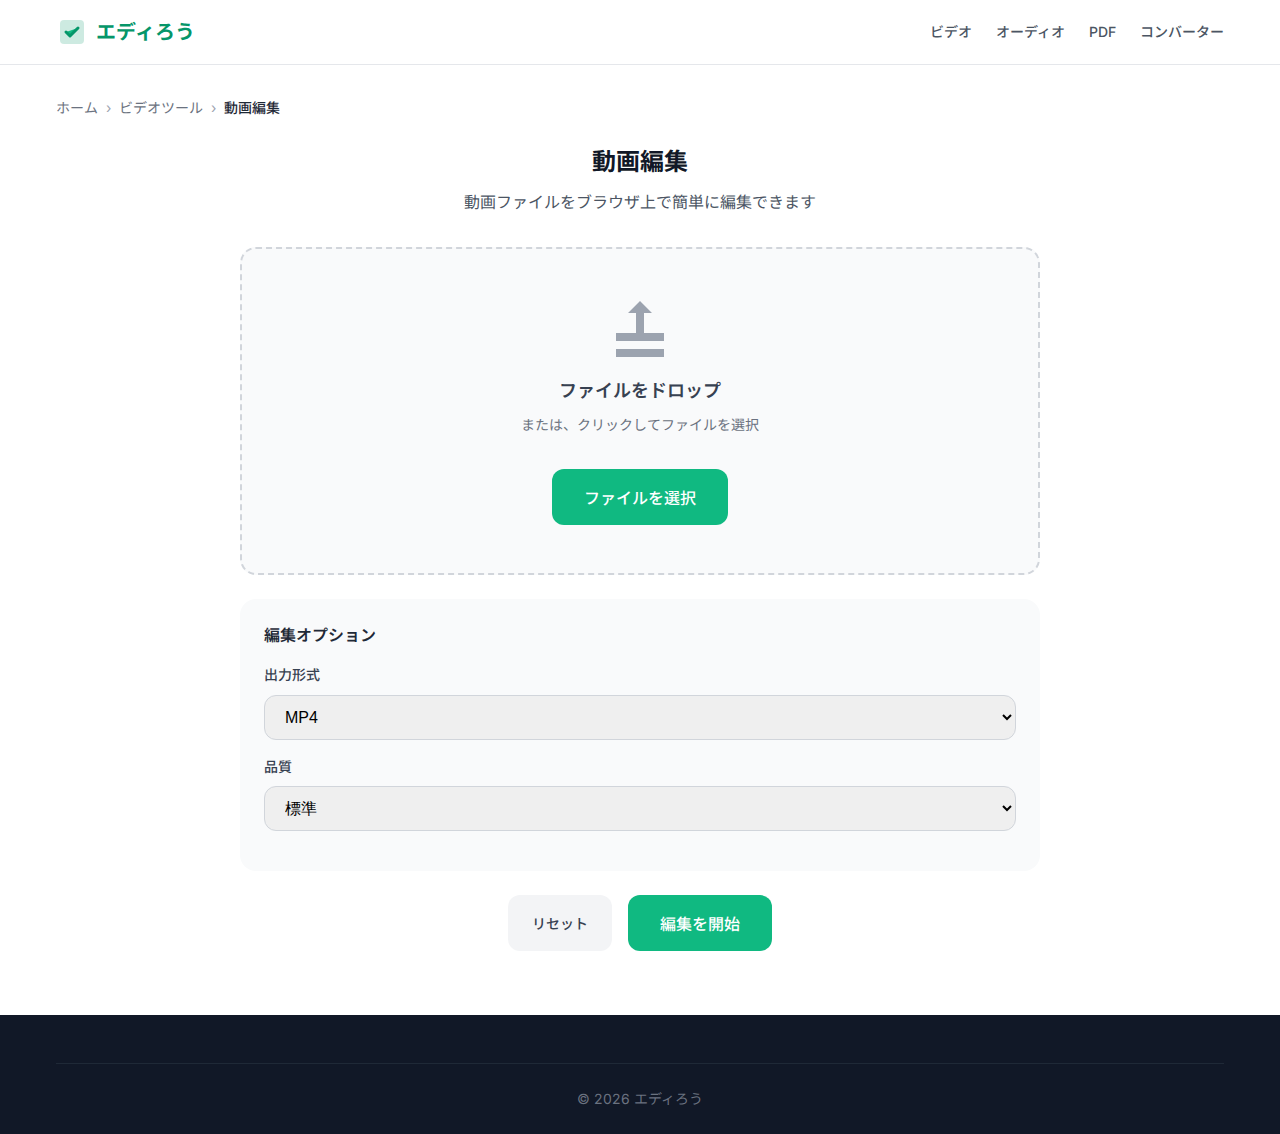
<file: pages/tool-template.html>
<!DOCTYPE html>
<html lang="ja">

<head>
    <meta charset="UTF-8">
    <meta name="viewport" content="width=device-width, initial-scale=1.0">
    <meta name="description" content="ファイル編集ツール - エディろう">
    <title>ツール - エディろう</title>
    <link rel="stylesheet" href="../index.css">
</head>

<body>
    <header class="header">
        <div class="container header__inner">
            <a href="../index.html" class="header__logo">
                <svg class="header__logo-icon" viewBox="0 0 32 32">
                    <rect x="4" y="4" width="24" height="24" rx="4" fill="currentColor" opacity="0.2" />
                    <path d="M10 16L14 20L22 12" stroke="currentColor" stroke-width="3" stroke-linecap="round"
                        stroke-linejoin="round" />
                </svg>
                エディろう
            </a>
            <nav class="header__nav">
                <ul class="header__nav-list">
                    <li><a href="video-tools.html" class="header__nav-link">ビデオ</a></li>
                    <li><a href="audio-tools.html" class="header__nav-link">オーディオ</a></li>
                    <li><a href="pdf-tools.html" class="header__nav-link">PDF</a></li>
                    <li><a href="converters.html" class="header__nav-link">コンバーター</a></li>
                </ul>
            </nav>
            <button class="header__menu-btn" id="menu-btn" aria-label="メニュー"><svg viewBox="0 0 24 24" fill="none"
                    stroke="currentColor" stroke-width="2">
                    <path d="M3 12h18M3 6h18M3 18h18" stroke-linecap="round" />
                </svg></button>
        </div>
    </header>
    <nav class="mobile-menu" id="mobile-menu">
        <ul class="mobile-menu__list">
            <li><a href="video-tools.html" class="mobile-menu__link">ビデオツール</a></li>
            <li><a href="audio-tools.html" class="mobile-menu__link">オーディオツール</a></li>
            <li><a href="pdf-tools.html" class="mobile-menu__link">PDFツール</a></li>
            <li><a href="converters.html" class="mobile-menu__link">コンバーター</a></li>
        </ul>
    </nav>
    <main class="tool-page">
        <div class="container">
            <nav class="breadcrumb">
                <a href="../index.html" class="breadcrumb__link">ホーム</a>
                <span class="breadcrumb__separator">›</span>
                <a href="video-tools.html" class="breadcrumb__link">ビデオツール</a>
                <span class="breadcrumb__separator">›</span>
                <span class="breadcrumb__current">動画編集</span>
            </nav>

            <div class="tool-page__header">
                <h1 class="tool-page__title">動画編集</h1>
                <p class="tool-page__description">動画ファイルをブラウザ上で簡単に編集できます</p>
            </div>

            <div class="tool-page__content">
                <!-- ドロップゾーン -->
                <div class="drop-zone" id="drop-zone">
                    <svg class="drop-zone__icon" viewBox="0 0 64 64" fill="currentColor">
                        <path d="M32 4L20 16h8v20h8V16h8L32 4zM8 52v8h48v-8H8zm0-8h48V36H8v8z" />
                    </svg>
                    <p class="drop-zone__title">ファイルをドロップ</p>
                    <p class="drop-zone__description">または、クリックしてファイルを選択</p>
                    <input type="file" class="drop-zone__input" id="file-input" accept="video/*">
                    <button class="btn btn--primary btn--lg" style="margin-top: 1rem;">ファイルを選択</button>
                </div>

                <!-- オプション -->
                <div class="tool-page__options">
                    <h3 class="tool-page__options-title">編集オプション</h3>
                    <div class="form-group">
                        <label class="form-label" for="format">出力形式</label>
                        <select class="form-select" id="format">
                            <option value="mp4">MP4</option>
                            <option value="webm">WebM</option>
                            <option value="mov">MOV</option>
                        </select>
                    </div>
                    <div class="form-group">
                        <label class="form-label" for="quality">品質</label>
                        <select class="form-select" id="quality">
                            <option value="high">高品質</option>
                            <option value="medium" selected>標準</option>
                            <option value="low">低品質（小サイズ）</option>
                        </select>
                    </div>
                </div>

                <!-- アクション -->
                <div class="tool-page__actions">
                    <button class="btn btn--secondary">リセット</button>
                    <button class="btn btn--primary btn--lg">編集を開始</button>
                </div>
            </div>
        </div>
    </main>
    <footer class="footer">
        <div class="container">
            <div class="footer__bottom">
                <p>&copy; 2026 エディろう</p>
            </div>
        </div>
    </footer>
    <script src="../index.js"></script>
</body>

</html>
</file>
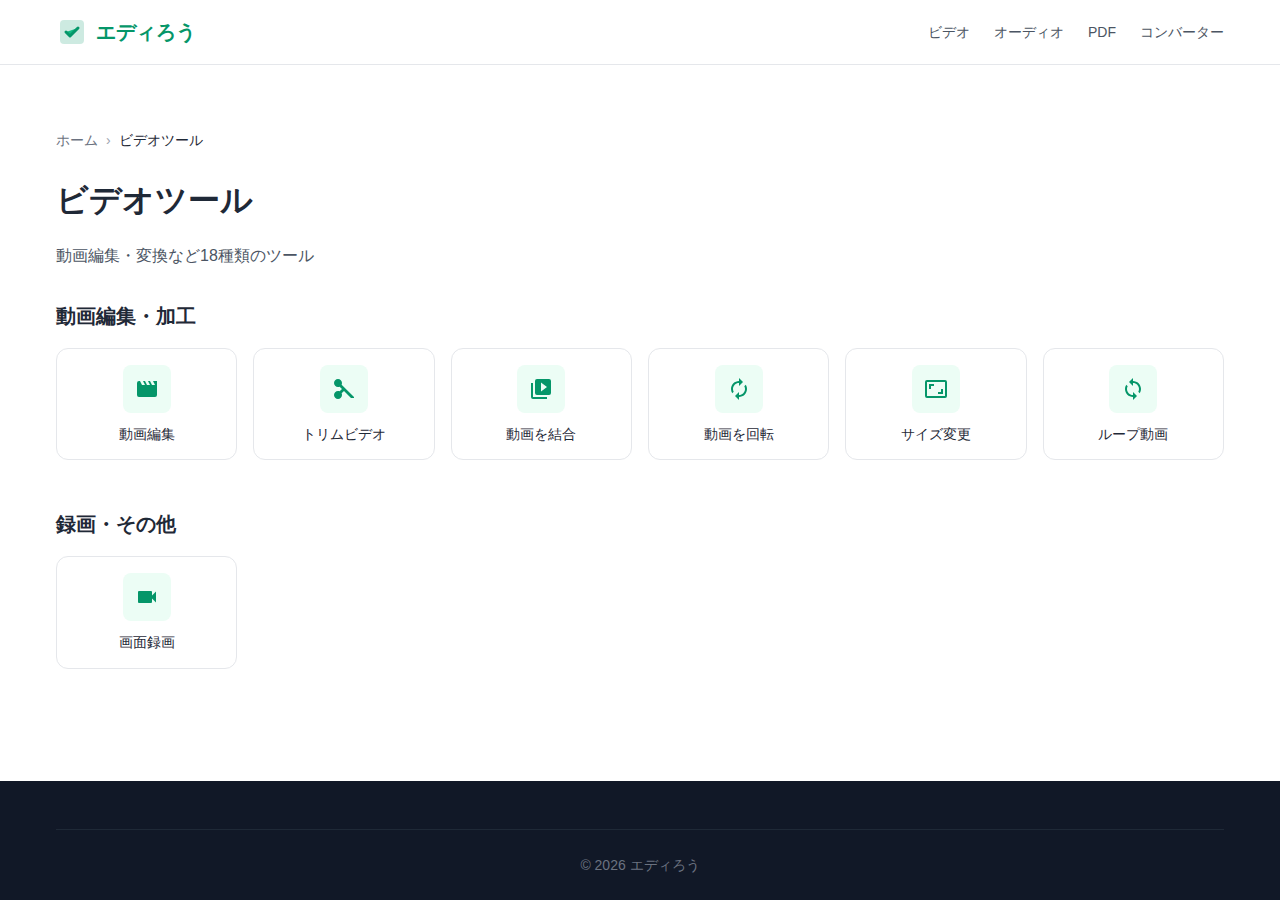
<file: pages/video-tools.html>
<!DOCTYPE html>
<html lang="ja">

<head>
    <meta charset="UTF-8">
    <meta name="viewport" content="width=device-width, initial-scale=1.0">
    <meta name="description" content="ビデオツール一覧 - エディろう">
    <title>ビデオツール - エディろう</title>
    <link rel="stylesheet" href="../index.css">
</head>

<body>
    <header class="header">
        <div class="container header__inner">
            <a href="../index.html" class="header__logo">
                <svg class="header__logo-icon" viewBox="0 0 32 32">
                    <rect x="4" y="4" width="24" height="24" rx="4" fill="currentColor" opacity="0.2" />
                    <path d="M10 16L14 20L22 12" stroke="currentColor" stroke-width="3" stroke-linecap="round"
                        stroke-linejoin="round" />
                </svg>
                エディろう
            </a>
            <nav class="header__nav">
                <ul class="header__nav-list">
                    <li><a href="video-tools.html" class="header__nav-link">ビデオ</a></li>
                    <li><a href="audio-tools.html" class="header__nav-link">オーディオ</a></li>
                    <li><a href="pdf-tools.html" class="header__nav-link">PDF</a></li>
                    <li><a href="converters.html" class="header__nav-link">コンバーター</a></li>
                </ul>
            </nav>
            <button class="header__menu-btn" id="menu-btn" aria-label="メニュー"><svg viewBox="0 0 24 24" fill="none"
                    stroke="currentColor" stroke-width="2">
                    <path d="M3 12h18M3 6h18M3 18h18" stroke-linecap="round" />
                </svg></button>
        </div>
    </header>
    <nav class="mobile-menu" id="mobile-menu">
        <ul class="mobile-menu__list">
            <li><a href="video-tools.html" class="mobile-menu__link">ビデオツール</a></li>
            <li><a href="audio-tools.html" class="mobile-menu__link">オーディオツール</a></li>
            <li><a href="pdf-tools.html" class="mobile-menu__link">PDFツール</a></li>
            <li><a href="converters.html" class="mobile-menu__link">コンバーター</a></li>
        </ul>
    </nav>
    <main class="section">
        <div class="container">
            <nav class="breadcrumb"><a href="../index.html" class="breadcrumb__link">ホーム</a><span
                    class="breadcrumb__separator">›</span><span class="breadcrumb__current">ビデオツール</span></nav>
            <h1 style="font-size:2rem;margin-bottom:1rem;">ビデオツール</h1>
            <p style="color:var(--color-gray-600);margin-bottom:2rem;">動画編集・変換など18種類のツール</p>

            <section style="margin-bottom:3rem;">
                <h2 style="font-size:1.25rem;font-weight:600;margin-bottom:1rem;">動画編集・加工</h2>
                <div class="tools-grid">
                    <a href="tool.html?tool=video-edit" class="tool-card">
                        <div class="tool-card__icon"><svg viewBox="0 0 24 24" fill="currentColor">
                                <path
                                    d="M18 4l2 4h-3l-2-4h-2l2 4h-3l-2-4H8l2 4H7L5 4H4a2 2 0 00-2 2v12a2 2 0 002 2h16a2 2 0 002-2V4h-4z" />
                            </svg></div><span class="tool-card__title">動画編集</span>
                    </a>
                    <a href="tool.html?tool=video-trim" class="tool-card">
                        <div class="tool-card__icon"><svg viewBox="0 0 24 24" fill="currentColor">
                                <path
                                    d="M9.64 7.64c.23-.5.36-1.05.36-1.64 0-2.21-1.79-4-4-4S2 3.79 2 6s1.79 4 4 4c.59 0 1.14-.13 1.64-.36L10 12l-2.36 2.36C7.14 14.13 6.59 14 6 14c-2.21 0-4 1.79-4 4s1.79 4 4 4 4-1.79 4-4c0-.59-.13-1.14-.36-1.64L12 14l7 7h3v-1L9.64 7.64z" />
                            </svg></div><span class="tool-card__title">トリムビデオ</span>
                    </a>
                    <a href="tool.html?tool=video-merge" class="tool-card">
                        <div class="tool-card__icon"><svg viewBox="0 0 24 24" fill="currentColor">
                                <path
                                    d="M4 6H2v14a2 2 0 002 2h14v-2H4V6zm16-4H8a2 2 0 00-2 2v12a2 2 0 002 2h12a2 2 0 002-2V4a2 2 0 00-2-2zm-8 12.5v-9l6 4.5-6 4.5z" />
                            </svg></div><span class="tool-card__title">動画を結合</span>
                    </a>
                    <a href="tool.html?tool=video-rotate" class="tool-card">
                        <div class="tool-card__icon"><svg viewBox="0 0 24 24" fill="currentColor">
                                <path
                                    d="M12 6v3l4-4-4-4v3c-4.42 0-8 3.58-8 8 0 1.57.46 3.03 1.24 4.26L6.7 14.8A5.87 5.87 0 016 12c0-3.31 2.69-6 6-6zm6.76 1.74L17.3 9.2c.44.84.7 1.79.7 2.8 0 3.31-2.69 6-6 6v-3l-4 4 4 4v-3c4.42 0 8-3.58 8-8 0-1.57-.46-3.03-1.24-4.26z" />
                            </svg></div><span class="tool-card__title">動画を回転</span>
                    </a>
                    <a href="tool.html?tool=video-resize" class="tool-card">
                        <div class="tool-card__icon"><svg viewBox="0 0 24 24" fill="currentColor">
                                <path
                                    d="M19 12h-2v3h-3v2h5v-5zM7 9h3V7H5v5h2V9zm14-6H3a2 2 0 00-2 2v14a2 2 0 002 2h18a2 2 0 002-2V5a2 2 0 00-2-2zm0 16.01H3V4.99h18v14.02z" />
                            </svg></div><span class="tool-card__title">サイズ変更</span>
                    </a>
                    <a href="tool.html?tool=video-loop" class="tool-card">
                        <div class="tool-card__icon"><svg viewBox="0 0 24 24" fill="currentColor">
                                <path
                                    d="M12 4V1L8 5l4 4V6c3.31 0 6 2.69 6 6 0 1.01-.25 1.97-.7 2.8l1.46 1.46A7.93 7.93 0 0020 12c0-4.42-3.58-8-8-8zm0 14c-3.31 0-6-2.69-6-6 0-1.01.25-1.97.7-2.8L5.24 7.74A7.93 7.93 0 004 12c0 4.42 3.58 8 8 8v3l4-4-4-4v3z" />
                            </svg></div><span class="tool-card__title">ループ動画</span>
                    </a>
                </div>
            </section>

            <section style="margin-bottom:3rem;">
                <h2 style="font-size:1.25rem;font-weight:600;margin-bottom:1rem;">録画・その他</h2>
                <div class="tools-grid">
                    <a href="tool.html?tool=screen-record" class="tool-card">
                        <div class="tool-card__icon"><svg viewBox="0 0 24 24" fill="currentColor">
                                <path
                                    d="M17 10.5V7a1 1 0 00-1-1H4a1 1 0 00-1 1v10a1 1 0 001 1h12a1 1 0 001-1v-3.5l4 4v-11l-4 4z" />
                            </svg></div><span class="tool-card__title">画面録画</span>
                    </a>
                </div>
            </section>
        </div>
    </main>
    <footer class="footer">
        <div class="container">
            <div class="footer__bottom">
                <p>&copy; 2026 エディろう</p>
            </div>
        </div>
    </footer>
    <script src="../index.js"></script>
</body>

</html>
</file>
<file: index.css>
/* =================================================================
   エディろう - デザインシステム
   ================================================================= */

/* Google Fonts */
@import url('https://fonts.googleapis.com/css2?family=Inter:wght@400;500;600;700&family=Noto+Sans+JP:wght@400;500;600;700&display=swap');

/* =================================================================
   CSS Variables
   ================================================================= */
:root {
  /* Primary Colors - Green */
  --color-primary-50: #ecfdf5;
  --color-primary-100: #d1fae5;
  --color-primary-200: #a7f3d0;
  --color-primary-300: #6ee7b7;
  --color-primary-400: #34d399;
  --color-primary-500: #10b981;
  --color-primary-600: #059669;
  --color-primary-700: #047857;
  --color-primary-800: #065f46;
  --color-primary-900: #064e3b;

  /* Neutral Colors */
  --color-white: #ffffff;
  --color-gray-50: #f9fafb;
  --color-gray-100: #f3f4f6;
  --color-gray-200: #e5e7eb;
  --color-gray-300: #d1d5db;
  --color-gray-400: #9ca3af;
  --color-gray-500: #6b7280;
  --color-gray-600: #4b5563;
  --color-gray-700: #374151;
  --color-gray-800: #1f2937;
  --color-gray-900: #111827;

  /* Semantic Colors */
  --color-success: #10b981;
  --color-warning: #f59e0b;
  --color-error: #ef4444;
  --color-info: #3b82f6;

  /* Typography */
  --font-sans: 'Inter', 'Noto Sans JP', -apple-system, BlinkMacSystemFont, sans-serif;
  --font-size-xs: 0.75rem;
  --font-size-sm: 0.875rem;
  --font-size-base: 1rem;
  --font-size-lg: 1.125rem;
  --font-size-xl: 1.25rem;
  --font-size-2xl: 1.5rem;
  --font-size-3xl: 1.875rem;
  --font-size-4xl: 2.25rem;
  --font-size-5xl: 3rem;

  /* Spacing */
  --spacing-1: 0.25rem;
  --spacing-2: 0.5rem;
  --spacing-3: 0.75rem;
  --spacing-4: 1rem;
  --spacing-5: 1.25rem;
  --spacing-6: 1.5rem;
  --spacing-8: 2rem;
  --spacing-10: 2.5rem;
  --spacing-12: 3rem;
  --spacing-16: 4rem;
  --spacing-20: 5rem;

  /* Border Radius */
  --radius-sm: 0.25rem;
  --radius-md: 0.5rem;
  --radius-lg: 0.75rem;
  --radius-xl: 1rem;
  --radius-2xl: 1.5rem;
  --radius-full: 9999px;

  /* Shadows */
  --shadow-sm: 0 1px 2px 0 rgb(0 0 0 / 0.05);
  --shadow-md: 0 4px 6px -1px rgb(0 0 0 / 0.1), 0 2px 4px -2px rgb(0 0 0 / 0.1);
  --shadow-lg: 0 10px 15px -3px rgb(0 0 0 / 0.1), 0 4px 6px -4px rgb(0 0 0 / 0.1);
  --shadow-xl: 0 20px 25px -5px rgb(0 0 0 / 0.1), 0 8px 10px -6px rgb(0 0 0 / 0.1);

  /* Transitions */
  --transition-fast: 150ms ease;
  --transition-base: 200ms ease;
  --transition-slow: 300ms ease;

  /* Container */
  --container-max: 1200px;
}

/* =================================================================
   Reset & Base
   ================================================================= */
*, *::before, *::after {
  box-sizing: border-box;
  margin: 0;
  padding: 0;
}

html {
  scroll-behavior: smooth;
  -webkit-font-smoothing: antialiased;
  -moz-osx-font-smoothing: grayscale;
}

body {
  font-family: var(--font-sans);
  font-size: var(--font-size-base);
  line-height: 1.6;
  color: var(--color-gray-800);
  background-color: var(--color-white);
}

a {
  color: inherit;
  text-decoration: none;
  transition: color var(--transition-fast);
}

a:hover {
  color: var(--color-primary-600);
}

img {
  max-width: 100%;
  height: auto;
  display: block;
}

button {
  font-family: inherit;
  cursor: pointer;
  border: none;
  background: none;
}

ul, ol {
  list-style: none;
}

/* =================================================================
   Layout
   ================================================================= */
.container {
  width: 100%;
  max-width: var(--container-max);
  margin: 0 auto;
  padding: 0 var(--spacing-4);
}

.section {
  padding: var(--spacing-16) 0;
}

/* =================================================================
   Header
   ================================================================= */
.header {
  position: sticky;
  top: 0;
  z-index: 100;
  background: var(--color-white);
  border-bottom: 1px solid var(--color-gray-200);
}

.header__inner {
  display: flex;
  align-items: center;
  justify-content: space-between;
  height: 64px;
}

.header__logo {
  display: flex;
  align-items: center;
  gap: var(--spacing-2);
  font-size: var(--font-size-xl);
  font-weight: 700;
  color: var(--color-primary-600);
}

.header__logo-icon {
  width: 32px;
  height: 32px;
  fill: var(--color-primary-500);
}

.header__nav {
  display: none;
}

.header__nav-list {
  display: flex;
  gap: var(--spacing-6);
}

.header__nav-link {
  font-size: var(--font-size-sm);
  font-weight: 500;
  color: var(--color-gray-600);
  transition: color var(--transition-fast);
}

.header__nav-link:hover {
  color: var(--color-primary-600);
}

.header__menu-btn {
  display: flex;
  align-items: center;
  justify-content: center;
  width: 40px;
  height: 40px;
  color: var(--color-gray-700);
}

.header__menu-btn svg {
  width: 24px;
  height: 24px;
}

@media (min-width: 768px) {
  .header__nav {
    display: block;
  }

  .header__menu-btn {
    display: none;
  }
}

/* =================================================================
   Mobile Menu
   ================================================================= */
.mobile-menu {
  position: fixed;
  top: 64px;
  left: 0;
  right: 0;
  bottom: 0;
  background: var(--color-white);
  padding: var(--spacing-6);
  transform: translateX(100%);
  transition: transform var(--transition-slow);
  z-index: 99;
}

.mobile-menu.is-open {
  transform: translateX(0);
}

.mobile-menu__list {
  display: flex;
  flex-direction: column;
  gap: var(--spacing-4);
}

.mobile-menu__link {
  display: block;
  padding: var(--spacing-3) 0;
  font-size: var(--font-size-lg);
  font-weight: 500;
  color: var(--color-gray-700);
  border-bottom: 1px solid var(--color-gray-100);
}

/* =================================================================
   Hero Section
   ================================================================= */
.hero {
  background: linear-gradient(135deg, var(--color-primary-50) 0%, var(--color-white) 100%);
  padding: var(--spacing-16) 0;
  text-align: center;
}

.hero__title {
  font-size: var(--font-size-3xl);
  font-weight: 700;
  color: var(--color-gray-900);
  margin-bottom: var(--spacing-4);
  line-height: 1.2;
}

.hero__title-accent {
  color: var(--color-primary-600);
}

.hero__description {
  font-size: var(--font-size-lg);
  color: var(--color-gray-600);
  max-width: 600px;
  margin: 0 auto var(--spacing-8);
}

.hero__cta {
  display: inline-flex;
  align-items: center;
  gap: var(--spacing-2);
  padding: var(--spacing-4) var(--spacing-8);
  background: var(--color-primary-500);
  color: var(--color-white);
  font-size: var(--font-size-base);
  font-weight: 600;
  border-radius: var(--radius-full);
  transition: all var(--transition-base);
}

.hero__cta:hover {
  background: var(--color-primary-600);
  color: var(--color-white);
  transform: translateY(-2px);
  box-shadow: var(--shadow-lg);
}

@media (min-width: 768px) {
  .hero {
    padding: var(--spacing-20) 0;
  }

  .hero__title {
    font-size: var(--font-size-5xl);
  }
}

/* =================================================================
   Category Cards
   ================================================================= */
.categories {
  padding: var(--spacing-12) 0;
}

.categories__title {
  font-size: var(--font-size-2xl);
  font-weight: 700;
  text-align: center;
  margin-bottom: var(--spacing-8);
  color: var(--color-gray-900);
}

.categories__grid {
  display: grid;
  grid-template-columns: 1fr;
  gap: var(--spacing-6);
}

@media (min-width: 640px) {
  .categories__grid {
    grid-template-columns: repeat(2, 1fr);
  }
}

@media (min-width: 1024px) {
  .categories__grid {
    grid-template-columns: repeat(4, 1fr);
  }
}

.category-card {
  display: flex;
  flex-direction: column;
  align-items: center;
  padding: var(--spacing-8) var(--spacing-6);
  background: var(--color-white);
  border: 1px solid var(--color-gray-200);
  border-radius: var(--radius-xl);
  transition: all var(--transition-base);
  text-align: center;
}

.category-card:hover {
  border-color: var(--color-primary-300);
  box-shadow: var(--shadow-lg);
  transform: translateY(-4px);
}

.category-card__icon {
  width: 64px;
  height: 64px;
  display: flex;
  align-items: center;
  justify-content: center;
  background: var(--color-primary-100);
  border-radius: var(--radius-lg);
  margin-bottom: var(--spacing-4);
}

.category-card__icon svg {
  width: 32px;
  height: 32px;
  fill: var(--color-primary-600);
}

.category-card__title {
  font-size: var(--font-size-lg);
  font-weight: 600;
  color: var(--color-gray-900);
  margin-bottom: var(--spacing-2);
}

.category-card__description {
  font-size: var(--font-size-sm);
  color: var(--color-gray-500);
}

/* =================================================================
   Tool Cards
   ================================================================= */
.tools-section {
  padding: var(--spacing-12) 0;
  background: var(--color-gray-50);
}

.tools-section__header {
  display: flex;
  align-items: center;
  justify-content: space-between;
  margin-bottom: var(--spacing-6);
}

.tools-section__title {
  font-size: var(--font-size-xl);
  font-weight: 700;
  color: var(--color-gray-900);
}

.tools-section__link {
  font-size: var(--font-size-sm);
  font-weight: 500;
  color: var(--color-primary-600);
  display: flex;
  align-items: center;
  gap: var(--spacing-1);
}

.tools-section__link:hover {
  color: var(--color-primary-700);
}

.tools-grid {
  display: grid;
  grid-template-columns: repeat(2, 1fr);
  gap: var(--spacing-4);
}

@media (min-width: 640px) {
  .tools-grid {
    grid-template-columns: repeat(3, 1fr);
  }
}

@media (min-width: 768px) {
  .tools-grid {
    grid-template-columns: repeat(4, 1fr);
  }
}

@media (min-width: 1024px) {
  .tools-grid {
    grid-template-columns: repeat(6, 1fr);
  }
}

.tool-card {
  display: flex;
  flex-direction: column;
  align-items: center;
  padding: var(--spacing-4);
  background: var(--color-white);
  border: 1px solid var(--color-gray-200);
  border-radius: var(--radius-lg);
  transition: all var(--transition-base);
  text-align: center;
}

.tool-card:hover {
  border-color: var(--color-primary-400);
  box-shadow: var(--shadow-md);
}

.tool-card__icon {
  width: 48px;
  height: 48px;
  display: flex;
  align-items: center;
  justify-content: center;
  background: var(--color-primary-50);
  border-radius: var(--radius-md);
  margin-bottom: var(--spacing-3);
}

.tool-card__icon svg {
  width: 24px;
  height: 24px;
  fill: var(--color-primary-600);
}

.tool-card__title {
  font-size: var(--font-size-sm);
  font-weight: 500;
  color: var(--color-gray-800);
  line-height: 1.3;
}

/* =================================================================
   Drop Zone
   ================================================================= */
.drop-zone {
  display: flex;
  flex-direction: column;
  align-items: center;
  justify-content: center;
  padding: var(--spacing-12);
  border: 2px dashed var(--color-gray-300);
  border-radius: var(--radius-xl);
  background: var(--color-gray-50);
  transition: all var(--transition-base);
  cursor: pointer;
  text-align: center;
}

.drop-zone:hover,
.drop-zone.is-dragover {
  border-color: var(--color-primary-400);
  background: var(--color-primary-50);
}

.drop-zone__icon {
  width: 64px;
  height: 64px;
  margin-bottom: var(--spacing-4);
  fill: var(--color-gray-400);
}

.drop-zone.is-dragover .drop-zone__icon {
  fill: var(--color-primary-500);
}

.drop-zone__title {
  font-size: var(--font-size-lg);
  font-weight: 600;
  color: var(--color-gray-700);
  margin-bottom: var(--spacing-2);
}

.drop-zone__description {
  font-size: var(--font-size-sm);
  color: var(--color-gray-500);
  margin-bottom: var(--spacing-4);
}

.drop-zone__input {
  display: none;
}

/* =================================================================
   Buttons
   ================================================================= */
.btn {
  display: inline-flex;
  align-items: center;
  justify-content: center;
  gap: var(--spacing-2);
  padding: var(--spacing-3) var(--spacing-6);
  font-size: var(--font-size-sm);
  font-weight: 500;
  border-radius: var(--radius-lg);
  transition: all var(--transition-base);
}

.btn--primary {
  background: var(--color-primary-500);
  color: var(--color-white);
}

.btn--primary:hover {
  background: var(--color-primary-600);
  color: var(--color-white);
}

.btn--secondary {
  background: var(--color-gray-100);
  color: var(--color-gray-700);
}

.btn--secondary:hover {
  background: var(--color-gray-200);
}

.btn--outline {
  border: 1px solid var(--color-gray-300);
  color: var(--color-gray-700);
}

.btn--outline:hover {
  border-color: var(--color-primary-500);
  color: var(--color-primary-600);
}

.btn--lg {
  padding: var(--spacing-4) var(--spacing-8);
  font-size: var(--font-size-base);
}

/* =================================================================
   Footer
   ================================================================= */
.footer {
  background: var(--color-gray-900);
  color: var(--color-gray-300);
  padding: var(--spacing-12) 0 var(--spacing-6);
}

.footer__grid {
  display: grid;
  grid-template-columns: 1fr;
  gap: var(--spacing-8);
  margin-bottom: var(--spacing-8);
}

@media (min-width: 768px) {
  .footer__grid {
    grid-template-columns: 2fr 1fr 1fr 1fr;
  }
}

.footer__brand {
  max-width: 300px;
}

.footer__logo {
  display: flex;
  align-items: center;
  gap: var(--spacing-2);
  font-size: var(--font-size-xl);
  font-weight: 700;
  color: var(--color-primary-400);
  margin-bottom: var(--spacing-4);
}

.footer__logo svg {
  width: 28px;
  height: 28px;
  fill: var(--color-primary-400);
}

.footer__description {
  font-size: var(--font-size-sm);
  line-height: 1.7;
}

.footer__title {
  font-size: var(--font-size-sm);
  font-weight: 600;
  color: var(--color-white);
  margin-bottom: var(--spacing-4);
  text-transform: uppercase;
  letter-spacing: 0.05em;
}

.footer__list {
  display: flex;
  flex-direction: column;
  gap: var(--spacing-3);
}

.footer__link {
  font-size: var(--font-size-sm);
  color: var(--color-gray-400);
  transition: color var(--transition-fast);
}

.footer__link:hover {
  color: var(--color-primary-400);
}

.footer__bottom {
  padding-top: var(--spacing-6);
  border-top: 1px solid var(--color-gray-800);
  text-align: center;
  font-size: var(--font-size-sm);
  color: var(--color-gray-500);
}

/* =================================================================
   Tool Page Layout
   ================================================================= */
.tool-page {
  padding: var(--spacing-8) 0 var(--spacing-16);
}

.tool-page__header {
  text-align: center;
  margin-bottom: var(--spacing-8);
}

.tool-page__title {
  font-size: var(--font-size-2xl);
  font-weight: 700;
  color: var(--color-gray-900);
  margin-bottom: var(--spacing-2);
}

.tool-page__description {
  font-size: var(--font-size-base);
  color: var(--color-gray-600);
}

.tool-page__content {
  max-width: 800px;
  margin: 0 auto;
}

.tool-page__options {
  background: var(--color-gray-50);
  padding: var(--spacing-6);
  border-radius: var(--radius-xl);
  margin-top: var(--spacing-6);
}

.tool-page__options-title {
  font-size: var(--font-size-base);
  font-weight: 600;
  margin-bottom: var(--spacing-4);
  color: var(--color-gray-800);
}

.tool-page__actions {
  display: flex;
  justify-content: center;
  gap: var(--spacing-4);
  margin-top: var(--spacing-6);
}

/* =================================================================
   Form Elements
   ================================================================= */
.form-group {
  margin-bottom: var(--spacing-4);
}

.form-label {
  display: block;
  font-size: var(--font-size-sm);
  font-weight: 500;
  color: var(--color-gray-700);
  margin-bottom: var(--spacing-2);
}

.form-input,
.form-select {
  width: 100%;
  padding: var(--spacing-3) var(--spacing-4);
  font-size: var(--font-size-base);
  border: 1px solid var(--color-gray-300);
  border-radius: var(--radius-lg);
  transition: border-color var(--transition-fast);
}

.form-input:focus,
.form-select:focus {
  outline: none;
  border-color: var(--color-primary-500);
  box-shadow: 0 0 0 3px var(--color-primary-100);
}

/* =================================================================
   Legal Pages
   ================================================================= */
.legal-page {
  padding: var(--spacing-12) 0;
}

.legal-page__title {
  font-size: var(--font-size-3xl);
  font-weight: 700;
  color: var(--color-gray-900);
  margin-bottom: var(--spacing-8);
}

.legal-page__content {
  max-width: 800px;
}

.legal-page__content h2 {
  font-size: var(--font-size-xl);
  font-weight: 600;
  color: var(--color-gray-900);
  margin: var(--spacing-8) 0 var(--spacing-4);
}

.legal-page__content p {
  margin-bottom: var(--spacing-4);
  color: var(--color-gray-700);
}

.legal-page__content ul {
  margin-left: var(--spacing-6);
  margin-bottom: var(--spacing-4);
}

.legal-page__content li {
  list-style-type: disc;
  margin-bottom: var(--spacing-2);
  color: var(--color-gray-700);
}

/* =================================================================
   Breadcrumb
   ================================================================= */
.breadcrumb {
  display: flex;
  align-items: center;
  gap: var(--spacing-2);
  font-size: var(--font-size-sm);
  color: var(--color-gray-500);
  margin-bottom: var(--spacing-6);
}

.breadcrumb__link {
  color: var(--color-gray-500);
}

.breadcrumb__link:hover {
  color: var(--color-primary-600);
}

.breadcrumb__separator {
  color: var(--color-gray-400);
}

.breadcrumb__current {
  color: var(--color-gray-800);
  font-weight: 500;
}

/* =================================================================
   Utilities
   ================================================================= */
.text-center {
  text-align: center;
}

.sr-only {
  position: absolute;
  width: 1px;
  height: 1px;
  padding: 0;
  margin: -1px;
  overflow: hidden;
  clip: rect(0, 0, 0, 0);
  border: 0;
}
</file>
